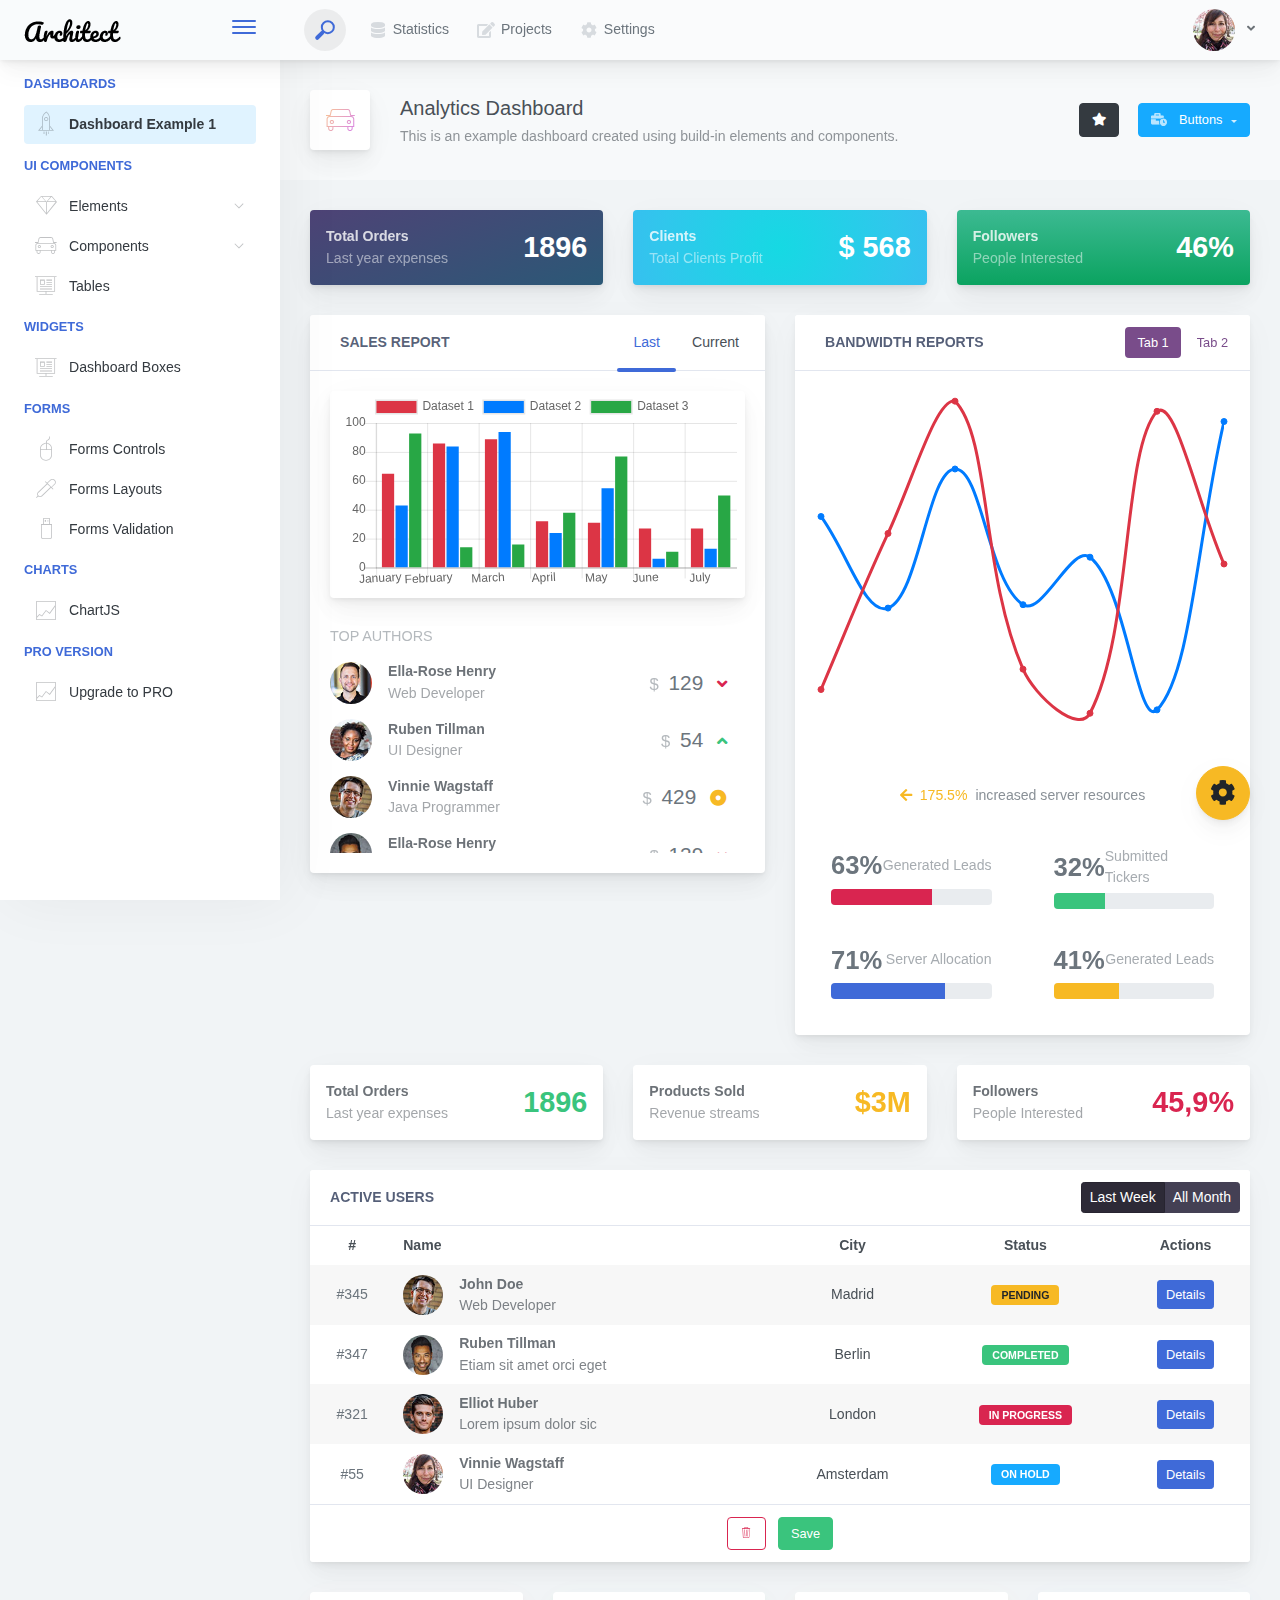
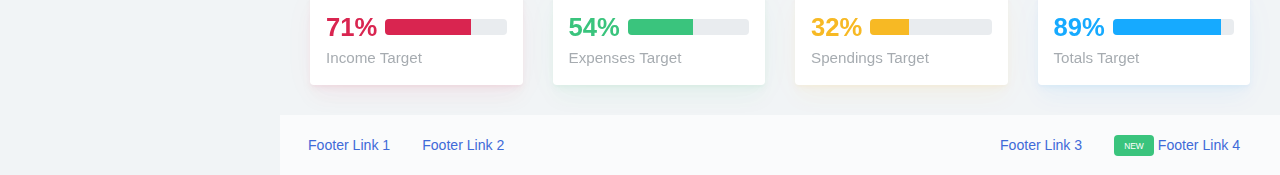
<file: view/templates/architectui-html-free/index.html>
<!doctype html>
<html lang="en">

<head>
    <meta charset="utf-8">
    <meta http-equiv="X-UA-Compatible" content="IE=edge">
    <meta http-equiv="Content-Language" content="en">
    <meta http-equiv="Content-Type" content="text/html; charset=utf-8"/>
    <title>Analytics Dashboard - This is an example dashboard created using build-in elements and components.</title>
    <meta name="viewport" content="width=device-width, initial-scale=1, maximum-scale=1, user-scalable=no, shrink-to-fit=no" />
    <meta name="description" content="This is an example dashboard created using build-in elements and components.">
    <meta name="msapplication-tap-highlight" content="no">
    <!--
    =========================================================
    * ArchitectUI HTML Theme Dashboard - v1.0.0
    =========================================================
    * Product Page: https://dashboardpack.com
    * Copyright 2019 DashboardPack (https://dashboardpack.com)
    * Licensed under MIT (https://github.com/DashboardPack/architectui-html-theme-free/blob/master/LICENSE)
    =========================================================
    * The above copyright notice and this permission notice shall be included in all copies or substantial portions of the Software.
    -->
<link href="./main.css" rel="stylesheet"></head>
<body>
    <div class="app-container app-theme-white body-tabs-shadow fixed-sidebar fixed-header">
        <div class="app-header header-shadow">
            <div class="app-header__logo">
                <div class="logo-src"></div>
                <div class="header__pane ml-auto">
                    <div>
                        <button type="button" class="hamburger close-sidebar-btn hamburger--elastic" data-class="closed-sidebar">
                            <span class="hamburger-box">
                                <span class="hamburger-inner"></span>
                            </span>
                        </button>
                    </div>
                </div>
            </div>
            <div class="app-header__mobile-menu">
                <div>
                    <button type="button" class="hamburger hamburger--elastic mobile-toggle-nav">
                        <span class="hamburger-box">
                            <span class="hamburger-inner"></span>
                        </span>
                    </button>
                </div>
            </div>
            <div class="app-header__menu">
                <span>
                    <button type="button" class="btn-icon btn-icon-only btn btn-primary btn-sm mobile-toggle-header-nav">
                        <span class="btn-icon-wrapper">
                            <i class="fa fa-ellipsis-v fa-w-6"></i>
                        </span>
                    </button>
                </span>
            </div>    <div class="app-header__content">
                <div class="app-header-left">
                    <div class="search-wrapper">
                        <div class="input-holder">
                            <input type="text" class="search-input" placeholder="Type to search">
                            <button class="search-icon"><span></span></button>
                        </div>
                        <button class="close"></button>
                    </div>
                    <ul class="header-menu nav">
                        <li class="nav-item">
                            <a href="javascript:void(0);" class="nav-link">
                                <i class="nav-link-icon fa fa-database"> </i>
                                Statistics
                            </a>
                        </li>
                        <li class="btn-group nav-item">
                            <a href="javascript:void(0);" class="nav-link">
                                <i class="nav-link-icon fa fa-edit"></i>
                                Projects
                            </a>
                        </li>
                        <li class="dropdown nav-item">
                            <a href="javascript:void(0);" class="nav-link">
                                <i class="nav-link-icon fa fa-cog"></i>
                                Settings
                            </a>
                        </li>
                    </ul>        </div>
                <div class="app-header-right">
                    <div class="header-btn-lg pr-0">
                        <div class="widget-content p-0">
                            <div class="widget-content-wrapper">
                                <div class="widget-content-left">
                                    <div class="btn-group">
                                        <a data-toggle="dropdown" aria-haspopup="true" aria-expanded="false" class="p-0 btn">
                                            <img width="42" class="rounded-circle" src="assets/images/avatars/1.jpg" alt="">
                                            <i class="fa fa-angle-down ml-2 opacity-8"></i>
                                        </a>
                                        <div tabindex="-1" role="menu" aria-hidden="true" class="dropdown-menu dropdown-menu-right">
                                            <button type="button" tabindex="0" class="dropdown-item">User Account</button>
                                            <button type="button" tabindex="0" class="dropdown-item">Settings</button>
                                            <h6 tabindex="-1" class="dropdown-header">Header</h6>
                                            <button type="button" tabindex="0" class="dropdown-item">Actions</button>
                                            <div tabindex="-1" class="dropdown-divider"></div>
                                            <button type="button" tabindex="0" class="dropdown-item">Dividers</button>
                                        </div>
                                    </div>
                                </div>
                                <div class="widget-content-left  ml-3 header-user-info">
                                    <div class="widget-heading">
                                        Alina Mclourd
                                    </div>
                                    <div class="widget-subheading">
                                        VP People Manager
                                    </div>
                                </div>
                                <div class="widget-content-right header-user-info ml-3">
                                    <button type="button" class="btn-shadow p-1 btn btn-primary btn-sm show-toastr-example">
                                        <i class="fa text-white fa-calendar pr-1 pl-1"></i>
                                    </button>
                                </div>
                            </div>
                        </div>
                    </div>        </div>
            </div>
        </div>        <div class="ui-theme-settings">
            <button type="button" id="TooltipDemo" class="btn-open-options btn btn-warning">
                <i class="fa fa-cog fa-w-16 fa-spin fa-2x"></i>
            </button>
            <div class="theme-settings__inner">
                <div class="scrollbar-container">
                    <div class="theme-settings__options-wrapper">
                        <h3 class="themeoptions-heading">Layout Options
                        </h3>
                        <div class="p-3">
                            <ul class="list-group">
                                <li class="list-group-item">
                                    <div class="widget-content p-0">
                                        <div class="widget-content-wrapper">
                                            <div class="widget-content-left mr-3">
                                                <div class="switch has-switch switch-container-class" data-class="fixed-header">
                                                    <div class="switch-animate switch-on">
                                                        <input type="checkbox" checked data-toggle="toggle" data-onstyle="success">
                                                    </div>
                                                </div>
                                            </div>
                                            <div class="widget-content-left">
                                                <div class="widget-heading">Fixed Header
                                                </div>
                                                <div class="widget-subheading">Makes the header top fixed, always visible!
                                                </div>
                                            </div>
                                        </div>
                                    </div>
                                </li>
                                <li class="list-group-item">
                                    <div class="widget-content p-0">
                                        <div class="widget-content-wrapper">
                                            <div class="widget-content-left mr-3">
                                                <div class="switch has-switch switch-container-class" data-class="fixed-sidebar">
                                                    <div class="switch-animate switch-on">
                                                        <input type="checkbox" checked data-toggle="toggle" data-onstyle="success">
                                                    </div>
                                                </div>
                                            </div>
                                            <div class="widget-content-left">
                                                <div class="widget-heading">Fixed Sidebar
                                                </div>
                                                <div class="widget-subheading">Makes the sidebar left fixed, always visible!
                                                </div>
                                            </div>
                                        </div>
                                    </div>
                                </li>
                                <li class="list-group-item">
                                    <div class="widget-content p-0">
                                        <div class="widget-content-wrapper">
                                            <div class="widget-content-left mr-3">
                                                <div class="switch has-switch switch-container-class" data-class="fixed-footer">
                                                    <div class="switch-animate switch-off">
                                                        <input type="checkbox" data-toggle="toggle" data-onstyle="success">
                                                    </div>
                                                </div>
                                            </div>
                                            <div class="widget-content-left">
                                                <div class="widget-heading">Fixed Footer
                                                </div>
                                                <div class="widget-subheading">Makes the app footer bottom fixed, always visible!
                                                </div>
                                            </div>
                                        </div>
                                    </div>
                                </li>
                            </ul>
                        </div>
                        <h3 class="themeoptions-heading">
                            <div>
                                Header Options
                            </div>
                            <button type="button" class="btn-pill btn-shadow btn-wide ml-auto btn btn-focus btn-sm switch-header-cs-class" data-class="">
                                Restore Default
                            </button>
                        </h3>
                        <div class="p-3">
                            <ul class="list-group">
                                <li class="list-group-item">
                                    <h5 class="pb-2">Choose Color Scheme
                                    </h5>
                                    <div class="theme-settings-swatches">
                                        <div class="swatch-holder bg-primary switch-header-cs-class" data-class="bg-primary header-text-light">
                                        </div>
                                        <div class="swatch-holder bg-secondary switch-header-cs-class" data-class="bg-secondary header-text-light">
                                        </div>
                                        <div class="swatch-holder bg-success switch-header-cs-class" data-class="bg-success header-text-dark">
                                        </div>
                                        <div class="swatch-holder bg-info switch-header-cs-class" data-class="bg-info header-text-dark">
                                        </div>
                                        <div class="swatch-holder bg-warning switch-header-cs-class" data-class="bg-warning header-text-dark">
                                        </div>
                                        <div class="swatch-holder bg-danger switch-header-cs-class" data-class="bg-danger header-text-light">
                                        </div>
                                        <div class="swatch-holder bg-light switch-header-cs-class" data-class="bg-light header-text-dark">
                                        </div>
                                        <div class="swatch-holder bg-dark switch-header-cs-class" data-class="bg-dark header-text-light">
                                        </div>
                                        <div class="swatch-holder bg-focus switch-header-cs-class" data-class="bg-focus header-text-light">
                                        </div>
                                        <div class="swatch-holder bg-alternate switch-header-cs-class" data-class="bg-alternate header-text-light">
                                        </div>
                                        <div class="divider">
                                        </div>
                                        <div class="swatch-holder bg-vicious-stance switch-header-cs-class" data-class="bg-vicious-stance header-text-light">
                                        </div>
                                        <div class="swatch-holder bg-midnight-bloom switch-header-cs-class" data-class="bg-midnight-bloom header-text-light">
                                        </div>
                                        <div class="swatch-holder bg-night-sky switch-header-cs-class" data-class="bg-night-sky header-text-light">
                                        </div>
                                        <div class="swatch-holder bg-slick-carbon switch-header-cs-class" data-class="bg-slick-carbon header-text-light">
                                        </div>
                                        <div class="swatch-holder bg-asteroid switch-header-cs-class" data-class="bg-asteroid header-text-light">
                                        </div>
                                        <div class="swatch-holder bg-royal switch-header-cs-class" data-class="bg-royal header-text-light">
                                        </div>
                                        <div class="swatch-holder bg-warm-flame switch-header-cs-class" data-class="bg-warm-flame header-text-dark">
                                        </div>
                                        <div class="swatch-holder bg-night-fade switch-header-cs-class" data-class="bg-night-fade header-text-dark">
                                        </div>
                                        <div class="swatch-holder bg-sunny-morning switch-header-cs-class" data-class="bg-sunny-morning header-text-dark">
                                        </div>
                                        <div class="swatch-holder bg-tempting-azure switch-header-cs-class" data-class="bg-tempting-azure header-text-dark">
                                        </div>
                                        <div class="swatch-holder bg-amy-crisp switch-header-cs-class" data-class="bg-amy-crisp header-text-dark">
                                        </div>
                                        <div class="swatch-holder bg-heavy-rain switch-header-cs-class" data-class="bg-heavy-rain header-text-dark">
                                        </div>
                                        <div class="swatch-holder bg-mean-fruit switch-header-cs-class" data-class="bg-mean-fruit header-text-dark">
                                        </div>
                                        <div class="swatch-holder bg-malibu-beach switch-header-cs-class" data-class="bg-malibu-beach header-text-light">
                                        </div>
                                        <div class="swatch-holder bg-deep-blue switch-header-cs-class" data-class="bg-deep-blue header-text-dark">
                                        </div>
                                        <div class="swatch-holder bg-ripe-malin switch-header-cs-class" data-class="bg-ripe-malin header-text-light">
                                        </div>
                                        <div class="swatch-holder bg-arielle-smile switch-header-cs-class" data-class="bg-arielle-smile header-text-light">
                                        </div>
                                        <div class="swatch-holder bg-plum-plate switch-header-cs-class" data-class="bg-plum-plate header-text-light">
                                        </div>
                                        <div class="swatch-holder bg-happy-fisher switch-header-cs-class" data-class="bg-happy-fisher header-text-dark">
                                        </div>
                                        <div class="swatch-holder bg-happy-itmeo switch-header-cs-class" data-class="bg-happy-itmeo header-text-light">
                                        </div>
                                        <div class="swatch-holder bg-mixed-hopes switch-header-cs-class" data-class="bg-mixed-hopes header-text-light">
                                        </div>
                                        <div class="swatch-holder bg-strong-bliss switch-header-cs-class" data-class="bg-strong-bliss header-text-light">
                                        </div>
                                        <div class="swatch-holder bg-grow-early switch-header-cs-class" data-class="bg-grow-early header-text-light">
                                        </div>
                                        <div class="swatch-holder bg-love-kiss switch-header-cs-class" data-class="bg-love-kiss header-text-light">
                                        </div>
                                        <div class="swatch-holder bg-premium-dark switch-header-cs-class" data-class="bg-premium-dark header-text-light">
                                        </div>
                                        <div class="swatch-holder bg-happy-green switch-header-cs-class" data-class="bg-happy-green header-text-light">
                                        </div>
                                    </div>
                                </li>
                            </ul>
                        </div>
                        <h3 class="themeoptions-heading">
                            <div>Sidebar Options</div>
                            <button type="button" class="btn-pill btn-shadow btn-wide ml-auto btn btn-focus btn-sm switch-sidebar-cs-class" data-class="">
                                Restore Default
                            </button>
                        </h3>
                        <div class="p-3">
                            <ul class="list-group">
                                <li class="list-group-item">
                                    <h5 class="pb-2">Choose Color Scheme
                                    </h5>
                                    <div class="theme-settings-swatches">
                                        <div class="swatch-holder bg-primary switch-sidebar-cs-class" data-class="bg-primary sidebar-text-light">
                                        </div>
                                        <div class="swatch-holder bg-secondary switch-sidebar-cs-class" data-class="bg-secondary sidebar-text-light">
                                        </div>
                                        <div class="swatch-holder bg-success switch-sidebar-cs-class" data-class="bg-success sidebar-text-dark">
                                        </div>
                                        <div class="swatch-holder bg-info switch-sidebar-cs-class" data-class="bg-info sidebar-text-dark">
                                        </div>
                                        <div class="swatch-holder bg-warning switch-sidebar-cs-class" data-class="bg-warning sidebar-text-dark">
                                        </div>
                                        <div class="swatch-holder bg-danger switch-sidebar-cs-class" data-class="bg-danger sidebar-text-light">
                                        </div>
                                        <div class="swatch-holder bg-light switch-sidebar-cs-class" data-class="bg-light sidebar-text-dark">
                                        </div>
                                        <div class="swatch-holder bg-dark switch-sidebar-cs-class" data-class="bg-dark sidebar-text-light">
                                        </div>
                                        <div class="swatch-holder bg-focus switch-sidebar-cs-class" data-class="bg-focus sidebar-text-light">
                                        </div>
                                        <div class="swatch-holder bg-alternate switch-sidebar-cs-class" data-class="bg-alternate sidebar-text-light">
                                        </div>
                                        <div class="divider">
                                        </div>
                                        <div class="swatch-holder bg-vicious-stance switch-sidebar-cs-class" data-class="bg-vicious-stance sidebar-text-light">
                                        </div>
                                        <div class="swatch-holder bg-midnight-bloom switch-sidebar-cs-class" data-class="bg-midnight-bloom sidebar-text-light">
                                        </div>
                                        <div class="swatch-holder bg-night-sky switch-sidebar-cs-class" data-class="bg-night-sky sidebar-text-light">
                                        </div>
                                        <div class="swatch-holder bg-slick-carbon switch-sidebar-cs-class" data-class="bg-slick-carbon sidebar-text-light">
                                        </div>
                                        <div class="swatch-holder bg-asteroid switch-sidebar-cs-class" data-class="bg-asteroid sidebar-text-light">
                                        </div>
                                        <div class="swatch-holder bg-royal switch-sidebar-cs-class" data-class="bg-royal sidebar-text-light">
                                        </div>
                                        <div class="swatch-holder bg-warm-flame switch-sidebar-cs-class" data-class="bg-warm-flame sidebar-text-dark">
                                        </div>
                                        <div class="swatch-holder bg-night-fade switch-sidebar-cs-class" data-class="bg-night-fade sidebar-text-dark">
                                        </div>
                                        <div class="swatch-holder bg-sunny-morning switch-sidebar-cs-class" data-class="bg-sunny-morning sidebar-text-dark">
                                        </div>
                                        <div class="swatch-holder bg-tempting-azure switch-sidebar-cs-class" data-class="bg-tempting-azure sidebar-text-dark">
                                        </div>
                                        <div class="swatch-holder bg-amy-crisp switch-sidebar-cs-class" data-class="bg-amy-crisp sidebar-text-dark">
                                        </div>
                                        <div class="swatch-holder bg-heavy-rain switch-sidebar-cs-class" data-class="bg-heavy-rain sidebar-text-dark">
                                        </div>
                                        <div class="swatch-holder bg-mean-fruit switch-sidebar-cs-class" data-class="bg-mean-fruit sidebar-text-dark">
                                        </div>
                                        <div class="swatch-holder bg-malibu-beach switch-sidebar-cs-class" data-class="bg-malibu-beach sidebar-text-light">
                                        </div>
                                        <div class="swatch-holder bg-deep-blue switch-sidebar-cs-class" data-class="bg-deep-blue sidebar-text-dark">
                                        </div>
                                        <div class="swatch-holder bg-ripe-malin switch-sidebar-cs-class" data-class="bg-ripe-malin sidebar-text-light">
                                        </div>
                                        <div class="swatch-holder bg-arielle-smile switch-sidebar-cs-class" data-class="bg-arielle-smile sidebar-text-light">
                                        </div>
                                        <div class="swatch-holder bg-plum-plate switch-sidebar-cs-class" data-class="bg-plum-plate sidebar-text-light">
                                        </div>
                                        <div class="swatch-holder bg-happy-fisher switch-sidebar-cs-class" data-class="bg-happy-fisher sidebar-text-dark">
                                        </div>
                                        <div class="swatch-holder bg-happy-itmeo switch-sidebar-cs-class" data-class="bg-happy-itmeo sidebar-text-light">
                                        </div>
                                        <div class="swatch-holder bg-mixed-hopes switch-sidebar-cs-class" data-class="bg-mixed-hopes sidebar-text-light">
                                        </div>
                                        <div class="swatch-holder bg-strong-bliss switch-sidebar-cs-class" data-class="bg-strong-bliss sidebar-text-light">
                                        </div>
                                        <div class="swatch-holder bg-grow-early switch-sidebar-cs-class" data-class="bg-grow-early sidebar-text-light">
                                        </div>
                                        <div class="swatch-holder bg-love-kiss switch-sidebar-cs-class" data-class="bg-love-kiss sidebar-text-light">
                                        </div>
                                        <div class="swatch-holder bg-premium-dark switch-sidebar-cs-class" data-class="bg-premium-dark sidebar-text-light">
                                        </div>
                                        <div class="swatch-holder bg-happy-green switch-sidebar-cs-class" data-class="bg-happy-green sidebar-text-light">
                                        </div>
                                    </div>
                                </li>
                            </ul>
                        </div>
                        <h3 class="themeoptions-heading">
                            <div>Main Content Options</div>
                            <button type="button" class="btn-pill btn-shadow btn-wide ml-auto active btn btn-focus btn-sm">Restore Default
                            </button>
                        </h3>
                        <div class="p-3">
                            <ul class="list-group">
                                <li class="list-group-item">
                                    <h5 class="pb-2">Page Section Tabs
                                    </h5>
                                    <div class="theme-settings-swatches">
                                        <div role="group" class="mt-2 btn-group">
                                            <button type="button" class="btn-wide btn-shadow btn-primary btn btn-secondary switch-theme-class" data-class="body-tabs-line">
                                                Line
                                            </button>
                                            <button type="button" class="btn-wide btn-shadow btn-primary active btn btn-secondary switch-theme-class" data-class="body-tabs-shadow">
                                                Shadow
                                            </button>
                                        </div>
                                    </div>
                                </li>
                            </ul>
                        </div>
                    </div>
                </div>
            </div>
        </div>        <div class="app-main">
                <div class="app-sidebar sidebar-shadow">
                    <div class="app-header__logo">
                        <div class="logo-src"></div>
                        <div class="header__pane ml-auto">
                            <div>
                                <button type="button" class="hamburger close-sidebar-btn hamburger--elastic" data-class="closed-sidebar">
                                    <span class="hamburger-box">
                                        <span class="hamburger-inner"></span>
                                    </span>
                                </button>
                            </div>
                        </div>
                    </div>
                    <div class="app-header__mobile-menu">
                        <div>
                            <button type="button" class="hamburger hamburger--elastic mobile-toggle-nav">
                                <span class="hamburger-box">
                                    <span class="hamburger-inner"></span>
                                </span>
                            </button>
                        </div>
                    </div>
                    <div class="app-header__menu">
                        <span>
                            <button type="button" class="btn-icon btn-icon-only btn btn-primary btn-sm mobile-toggle-header-nav">
                                <span class="btn-icon-wrapper">
                                    <i class="fa fa-ellipsis-v fa-w-6"></i>
                                </span>
                            </button>
                        </span>
                    </div>    <div class="scrollbar-sidebar">
                        <div class="app-sidebar__inner">
                            <ul class="vertical-nav-menu">
                                <li class="app-sidebar__heading">Dashboards</li>
                                <li>
                                    <a href="index.html" class="mm-active">
                                        <i class="metismenu-icon pe-7s-rocket"></i>
                                        Dashboard Example 1
                                    </a>
                                </li>
                                <li class="app-sidebar__heading">UI Components</li>
                                <li
                                    
                                    
                                    
                                    
                                    
                                    
                                    
                                    
                                >
                                    <a href="#">
                                        <i class="metismenu-icon pe-7s-diamond"></i>
                                        Elements
                                        <i class="metismenu-state-icon pe-7s-angle-down caret-left"></i>
                                    </a>
                                    <ul
                                        
                                        
                                        
                                        
                                        
                                        
                                        
                                        
                                    >
                                        <li>
                                            <a href="elements-buttons-standard.html">
                                                <i class="metismenu-icon"></i>
                                                Buttons
                                            </a>
                                        </li>
                                        <li>
                                            <a href="elements-dropdowns.html">
                                                <i class="metismenu-icon">
                                                </i>Dropdowns
                                            </a>
                                        </li>
                                        <li>
                                            <a href="elements-icons.html">
                                                <i class="metismenu-icon">
                                                </i>Icons
                                            </a>
                                        </li>
                                        <li>
                                            <a href="elements-badges-labels.html">
                                                <i class="metismenu-icon">
                                                </i>Badges
                                            </a>
                                        </li>
                                        <li>
                                            <a href="elements-cards.html">
                                                <i class="metismenu-icon">
                                                </i>Cards
                                            </a>
                                        </li>
                                        <li>
                                            <a href="elements-list-group.html">
                                                <i class="metismenu-icon">
                                                </i>List Groups
                                            </a>
                                        </li>
                                        <li>
                                            <a href="elements-navigation.html">
                                                <i class="metismenu-icon">
                                                </i>Navigation Menus
                                            </a>
                                        </li>
                                        <li>
                                            <a href="elements-utilities.html">
                                                <i class="metismenu-icon">
                                                </i>Utilities
                                            </a>
                                        </li>
                                    </ul>
                                </li>
                                <li
                                    
                                    
                                    
                                    
                                    
                                    
                                    
                                    
                                    
                                    
                                    
                                >
                                    <a href="#">
                                        <i class="metismenu-icon pe-7s-car"></i>
                                        Components
                                        <i class="metismenu-state-icon pe-7s-angle-down caret-left"></i>
                                    </a>
                                    <ul
                                        
                                        
                                        
                                        
                                        
                                        
                                        
                                        
                                        
                                        
                                        
                                    >
                                        <li>
                                            <a href="components-tabs.html">
                                                <i class="metismenu-icon">
                                                </i>Tabs
                                            </a>
                                        </li>
                                        <li>
                                            <a href="components-accordions.html">
                                                <i class="metismenu-icon">
                                                </i>Accordions
                                            </a>
                                        </li>
                                        <li>
                                            <a href="components-notifications.html">
                                                <i class="metismenu-icon">
                                                </i>Notifications
                                            </a>
                                        </li>
                                        <li>
                                            <a href="components-modals.html">
                                                <i class="metismenu-icon">
                                                </i>Modals
                                            </a>
                                        </li>
                                        <li>
                                            <a href="components-progress-bar.html">
                                                <i class="metismenu-icon">
                                                </i>Progress Bar
                                            </a>
                                        </li>
                                        <li>
                                            <a href="components-tooltips-popovers.html">
                                                <i class="metismenu-icon">
                                                </i>Tooltips &amp; Popovers
                                            </a>
                                        </li>
                                        <li>
                                            <a href="components-carousel.html">
                                                <i class="metismenu-icon">
                                                </i>Carousel
                                            </a>
                                        </li>
                                        <li>
                                            <a href="components-calendar.html">
                                                <i class="metismenu-icon">
                                                </i>Calendar
                                            </a>
                                        </li>
                                        <li>
                                            <a href="components-pagination.html">
                                                <i class="metismenu-icon">
                                                </i>Pagination
                                            </a>
                                        </li>
                                        <li>
                                            <a href="components-scrollable-elements.html">
                                                <i class="metismenu-icon">
                                                </i>Scrollable
                                            </a>
                                        </li>
                                        <li>
                                            <a href="components-maps.html">
                                                <i class="metismenu-icon">
                                                </i>Maps
                                            </a>
                                        </li>
                                    </ul>
                                </li>
                                <li  >
                                    <a href="tables-regular.html">
                                        <i class="metismenu-icon pe-7s-display2"></i>
                                        Tables
                                    </a>
                                </li>
                                <li class="app-sidebar__heading">Widgets</li>
                                <li>
                                    <a href="dashboard-boxes.html">
                                        <i class="metismenu-icon pe-7s-display2"></i>
                                        Dashboard Boxes
                                    </a>
                                </li>
                                <li class="app-sidebar__heading">Forms</li>
                                <li>
                                    <a href="forms-controls.html">
                                        <i class="metismenu-icon pe-7s-mouse">
                                        </i>Forms Controls
                                    </a>
                                </li>
                                <li>
                                    <a href="forms-layouts.html">
                                        <i class="metismenu-icon pe-7s-eyedropper">
                                        </i>Forms Layouts
                                    </a>
                                </li>
                                <li>
                                    <a href="forms-validation.html">
                                        <i class="metismenu-icon pe-7s-pendrive">
                                        </i>Forms Validation
                                    </a>
                                </li>
                                <li class="app-sidebar__heading">Charts</li>
                                <li>
                                    <a href="charts-chartjs.html">
                                        <i class="metismenu-icon pe-7s-graph2">
                                        </i>ChartJS
                                    </a>
                                </li>
                                <li class="app-sidebar__heading">PRO Version</li>
                                <li>
                                    <a href="https://dashboardpack.com/theme-details/architectui-dashboard-html-pro/" target="_blank">
                                        <i class="metismenu-icon pe-7s-graph2">
                                        </i>
                                        Upgrade to PRO
                                    </a>
                                </li>
                            </ul>
                        </div>
                    </div>
                </div>    <div class="app-main__outer">
                    <div class="app-main__inner">
                        <div class="app-page-title">
                            <div class="page-title-wrapper">
                                <div class="page-title-heading">
                                    <div class="page-title-icon">
                                        <i class="pe-7s-car icon-gradient bg-mean-fruit">
                                        </i>
                                    </div>
                                    <div>Analytics Dashboard
                                        <div class="page-title-subheading">This is an example dashboard created using build-in elements and components.
                                        </div>
                                    </div>
                                </div>
                                <div class="page-title-actions">
                                    <button type="button" data-toggle="tooltip" title="Example Tooltip" data-placement="bottom" class="btn-shadow mr-3 btn btn-dark">
                                        <i class="fa fa-star"></i>
                                    </button>
                                    <div class="d-inline-block dropdown">
                                        <button type="button" data-toggle="dropdown" aria-haspopup="true" aria-expanded="false" class="btn-shadow dropdown-toggle btn btn-info">
                                            <span class="btn-icon-wrapper pr-2 opacity-7">
                                                <i class="fa fa-business-time fa-w-20"></i>
                                            </span>
                                            Buttons
                                        </button>
                                        <div tabindex="-1" role="menu" aria-hidden="true" class="dropdown-menu dropdown-menu-right">
                                            <ul class="nav flex-column">
                                                <li class="nav-item">
                                                    <a href="javascript:void(0);" class="nav-link">
                                                        <i class="nav-link-icon lnr-inbox"></i>
                                                        <span>
                                                            Inbox
                                                        </span>
                                                        <div class="ml-auto badge badge-pill badge-secondary">86</div>
                                                    </a>
                                                </li>
                                                <li class="nav-item">
                                                    <a href="javascript:void(0);" class="nav-link">
                                                        <i class="nav-link-icon lnr-book"></i>
                                                        <span>
                                                            Book
                                                        </span>
                                                        <div class="ml-auto badge badge-pill badge-danger">5</div>
                                                    </a>
                                                </li>
                                                <li class="nav-item">
                                                    <a href="javascript:void(0);" class="nav-link">
                                                        <i class="nav-link-icon lnr-picture"></i>
                                                        <span>
                                                            Picture
                                                        </span>
                                                    </a>
                                                </li>
                                                <li class="nav-item">
                                                    <a disabled href="javascript:void(0);" class="nav-link disabled">
                                                        <i class="nav-link-icon lnr-file-empty"></i>
                                                        <span>
                                                            File Disabled
                                                        </span>
                                                    </a>
                                                </li>
                                            </ul>
                                        </div>
                                    </div>
                                </div>    </div>
                        </div>            <div class="row">
                            <div class="col-md-6 col-xl-4">
                                <div class="card mb-3 widget-content bg-midnight-bloom">
                                    <div class="widget-content-wrapper text-white">
                                        <div class="widget-content-left">
                                            <div class="widget-heading">Total Orders</div>
                                            <div class="widget-subheading">Last year expenses</div>
                                        </div>
                                        <div class="widget-content-right">
                                            <div class="widget-numbers text-white"><span>1896</span></div>
                                        </div>
                                    </div>
                                </div>
                            </div>
                            <div class="col-md-6 col-xl-4">
                                <div class="card mb-3 widget-content bg-arielle-smile">
                                    <div class="widget-content-wrapper text-white">
                                        <div class="widget-content-left">
                                            <div class="widget-heading">Clients</div>
                                            <div class="widget-subheading">Total Clients Profit</div>
                                        </div>
                                        <div class="widget-content-right">
                                            <div class="widget-numbers text-white"><span>$ 568</span></div>
                                        </div>
                                    </div>
                                </div>
                            </div>
                            <div class="col-md-6 col-xl-4">
                                <div class="card mb-3 widget-content bg-grow-early">
                                    <div class="widget-content-wrapper text-white">
                                        <div class="widget-content-left">
                                            <div class="widget-heading">Followers</div>
                                            <div class="widget-subheading">People Interested</div>
                                        </div>
                                        <div class="widget-content-right">
                                            <div class="widget-numbers text-white"><span>46%</span></div>
                                        </div>
                                    </div>
                                </div>
                            </div>
                            <div class="d-xl-none d-lg-block col-md-6 col-xl-4">
                                <div class="card mb-3 widget-content bg-premium-dark">
                                    <div class="widget-content-wrapper text-white">
                                        <div class="widget-content-left">
                                            <div class="widget-heading">Products Sold</div>
                                            <div class="widget-subheading">Revenue streams</div>
                                        </div>
                                        <div class="widget-content-right">
                                            <div class="widget-numbers text-warning"><span>$14M</span></div>
                                        </div>
                                    </div>
                                </div>
                            </div>
                        </div>
                        <div class="row">
                            <div class="col-md-12 col-lg-6">
                                <div class="mb-3 card">
                                    <div class="card-header-tab card-header-tab-animation card-header">
                                        <div class="card-header-title">
                                            <i class="header-icon lnr-apartment icon-gradient bg-love-kiss"> </i>
                                            Sales Report
                                        </div>
                                        <ul class="nav">
                                            <li class="nav-item"><a href="javascript:void(0);" class="active nav-link">Last</a></li>
                                            <li class="nav-item"><a href="javascript:void(0);" class="nav-link second-tab-toggle">Current</a></li>
                                        </ul>
                                    </div>
                                    <div class="card-body">
                                        <div class="tab-content">
                                            <div class="tab-pane fade show active" id="tabs-eg-77">
                                                <div class="card mb-3 widget-chart widget-chart2 text-left w-100">
                                                    <div class="widget-chat-wrapper-outer">
                                                        <div class="widget-chart-wrapper widget-chart-wrapper-lg opacity-10 m-0">
                                                            <canvas id="canvas"></canvas>
                                                        </div>
                                                    </div>
                                                </div>
                                                <h6 class="text-muted text-uppercase font-size-md opacity-5 font-weight-normal">Top Authors</h6>
                                                <div class="scroll-area-sm">
                                                    <div class="scrollbar-container">
                                                        <ul class="rm-list-borders rm-list-borders-scroll list-group list-group-flush">
                                                            <li class="list-group-item">
                                                                <div class="widget-content p-0">
                                                                    <div class="widget-content-wrapper">
                                                                        <div class="widget-content-left mr-3">
                                                                            <img width="42" class="rounded-circle" src="assets/images/avatars/9.jpg" alt="">
                                                                        </div>
                                                                        <div class="widget-content-left">
                                                                            <div class="widget-heading">Ella-Rose Henry</div>
                                                                            <div class="widget-subheading">Web Developer</div>
                                                                        </div>
                                                                        <div class="widget-content-right">
                                                                            <div class="font-size-xlg text-muted">
                                                                                <small class="opacity-5 pr-1">$</small>
                                                                                <span>129</span>
                                                                                <small class="text-danger pl-2">
                                                                                    <i class="fa fa-angle-down"></i>
                                                                                </small>
                                                                            </div>
                                                                        </div>
                                                                    </div>
                                                                </div>
                                                            </li>
                                                            <li class="list-group-item">
                                                                <div class="widget-content p-0">
                                                                    <div class="widget-content-wrapper">
                                                                        <div class="widget-content-left mr-3">
                                                                            <img width="42" class="rounded-circle" src="assets/images/avatars/5.jpg" alt="">
                                                                        </div>
                                                                        <div class="widget-content-left">
                                                                            <div class="widget-heading">Ruben Tillman</div>
                                                                            <div class="widget-subheading">UI Designer</div>
                                                                        </div>
                                                                        <div class="widget-content-right">
                                                                            <div class="font-size-xlg text-muted">
                                                                                <small class="opacity-5 pr-1">$</small>
                                                                                <span>54</span>
                                                                                <small class="text-success pl-2">
                                                                                    <i class="fa fa-angle-up"></i>
                                                                                </small>
                                                                            </div>
                                                                        </div>
                                                                    </div>
                                                                </div>
                                                            </li>
                                                            <li class="list-group-item">
                                                                <div class="widget-content p-0">
                                                                    <div class="widget-content-wrapper">
                                                                        <div class="widget-content-left mr-3">
                                                                            <img width="42" class="rounded-circle" src="assets/images/avatars/4.jpg" alt="">
                                                                        </div>
                                                                        <div class="widget-content-left">
                                                                            <div class="widget-heading">Vinnie Wagstaff</div>
                                                                            <div class="widget-subheading">Java Programmer</div>
                                                                        </div>
                                                                        <div class="widget-content-right">
                                                                            <div class="font-size-xlg text-muted">
                                                                                <small class="opacity-5 pr-1">$</small>
                                                                                <span>429</span>
                                                                                <small class="text-warning pl-2">
                                                                                    <i class="fa fa-dot-circle"></i>
                                                                                </small>
                                                                            </div>
                                                                        </div>
                                                                    </div>
                                                                </div>
                                                            </li>
                                                            <li class="list-group-item">
                                                                <div class="widget-content p-0">
                                                                    <div class="widget-content-wrapper">
                                                                        <div class="widget-content-left mr-3">
                                                                            <img width="42" class="rounded-circle" src="assets/images/avatars/3.jpg" alt="">
                                                                        </div>
                                                                        <div class="widget-content-left">
                                                                            <div class="widget-heading">Ella-Rose Henry</div>
                                                                            <div class="widget-subheading">Web Developer</div>
                                                                        </div>
                                                                        <div class="widget-content-right">
                                                                            <div class="font-size-xlg text-muted">
                                                                                <small class="opacity-5 pr-1">$</small>
                                                                                <span>129</span>
                                                                                <small class="text-danger pl-2">
                                                                                    <i class="fa fa-angle-down"></i>
                                                                                </small>
                                                                            </div>
                                                                        </div>
                                                                    </div>
                                                                </div>
                                                            </li>
                                                            <li class="list-group-item">
                                                                <div class="widget-content p-0">
                                                                    <div class="widget-content-wrapper">
                                                                        <div class="widget-content-left mr-3">
                                                                            <img width="42" class="rounded-circle" src="assets/images/avatars/2.jpg" alt="">
                                                                        </div>
                                                                        <div class="widget-content-left">
                                                                            <div class="widget-heading">Ruben Tillman</div>
                                                                            <div class="widget-subheading">UI Designer</div>
                                                                        </div>
                                                                        <div class="widget-content-right">
                                                                            <div class="font-size-xlg text-muted">
                                                                                <small class="opacity-5 pr-1">$</small>
                                                                                <span>54</span>
                                                                                <small class="text-success pl-2">
                                                                                    <i class="fa fa-angle-up"></i>
                                                                                </small>
                                                                            </div>
                                                                        </div>
                                                                    </div>
                                                                </div>
                                                            </li>
                                                        </ul>
                                                    </div>
                                                </div>
                                            </div>
                                        </div>
                                    </div>
                                </div>
                            </div>
                            <div class="col-md-12 col-lg-6">
                                <div class="mb-3 card">
                                    <div class="card-header-tab card-header">
                                        <div class="card-header-title">
                                            <i class="header-icon lnr-rocket icon-gradient bg-tempting-azure"> </i>
                                            Bandwidth Reports
                                        </div>
                                        <div class="btn-actions-pane-right">
                                            <div class="nav">
                                                <a href="javascript:void(0);" class="border-0 btn-pill btn-wide btn-transition active btn btn-outline-alternate">Tab 1</a>
                                                <a href="javascript:void(0);" class="ml-1 btn-pill btn-wide border-0 btn-transition  btn btn-outline-alternate second-tab-toggle-alt">Tab 2</a>
                                            </div>
                                        </div>
                                    </div>
                                    <div class="tab-content">
                                        <div class="tab-pane fade active show" id="tab-eg-55">
                                            <div class="widget-chart p-3">
                                                <div style="height: 350px">
                                                    <canvas id="line-chart"></canvas>
                                                </div>
                                                <div class="widget-chart-content text-center mt-5">
                                                    <div class="widget-description mt-0 text-warning">
                                                        <i class="fa fa-arrow-left"></i>
                                                        <span class="pl-1">175.5%</span>
                                                        <span class="text-muted opacity-8 pl-1">increased server resources</span>
                                                    </div>
                                                </div>
                                            </div>
                                            <div class="pt-2 card-body">
                                                <div class="row">
                                                    <div class="col-md-6">
                                                        <div class="widget-content">
                                                            <div class="widget-content-outer">
                                                                <div class="widget-content-wrapper">
                                                                    <div class="widget-content-left">
                                                                        <div class="widget-numbers fsize-3 text-muted">63%</div>
                                                                    </div>
                                                                    <div class="widget-content-right">
                                                                        <div class="text-muted opacity-6">Generated Leads</div>
                                                                    </div>
                                                                </div>
                                                                <div class="widget-progress-wrapper mt-1">
                                                                    <div class="progress-bar-sm progress-bar-animated-alt progress">
                                                                        <div class="progress-bar bg-danger" role="progressbar" aria-valuenow="63" aria-valuemin="0" aria-valuemax="100" style="width: 63%;"></div>
                                                                    </div>
                                                                </div>
                                                            </div>
                                                        </div>
                                                    </div>
                                                    <div class="col-md-6">
                                                        <div class="widget-content">
                                                            <div class="widget-content-outer">
                                                                <div class="widget-content-wrapper">
                                                                    <div class="widget-content-left">
                                                                        <div class="widget-numbers fsize-3 text-muted">32%</div>
                                                                    </div>
                                                                    <div class="widget-content-right">
                                                                        <div class="text-muted opacity-6">Submitted Tickers</div>
                                                                    </div>
                                                                </div>
                                                                <div class="widget-progress-wrapper mt-1">
                                                                    <div class="progress-bar-sm progress-bar-animated-alt progress">
                                                                        <div class="progress-bar bg-success" role="progressbar" aria-valuenow="32" aria-valuemin="0" aria-valuemax="100" style="width: 32%;"></div>
                                                                    </div>
                                                                </div>
                                                            </div>
                                                        </div>
                                                    </div>
                                                    <div class="col-md-6">
                                                        <div class="widget-content">
                                                            <div class="widget-content-outer">
                                                                <div class="widget-content-wrapper">
                                                                    <div class="widget-content-left">
                                                                        <div class="widget-numbers fsize-3 text-muted">71%</div>
                                                                    </div>
                                                                    <div class="widget-content-right">
                                                                        <div class="text-muted opacity-6">Server Allocation</div>
                                                                    </div>
                                                                </div>
                                                                <div class="widget-progress-wrapper mt-1">
                                                                    <div class="progress-bar-sm progress-bar-animated-alt progress">
                                                                        <div class="progress-bar bg-primary" role="progressbar" aria-valuenow="71" aria-valuemin="0" aria-valuemax="100" style="width: 71%;"></div>
                                                                    </div>
                                                                </div>
                                                            </div>
                                                        </div>
                                                    </div>
                                                    <div class="col-md-6">
                                                        <div class="widget-content">
                                                            <div class="widget-content-outer">
                                                                <div class="widget-content-wrapper">
                                                                    <div class="widget-content-left">
                                                                        <div class="widget-numbers fsize-3 text-muted">41%</div>
                                                                    </div>
                                                                    <div class="widget-content-right">
                                                                        <div class="text-muted opacity-6">Generated Leads</div>
                                                                    </div>
                                                                </div>
                                                                <div class="widget-progress-wrapper mt-1">
                                                                    <div class="progress-bar-sm progress-bar-animated-alt progress">
                                                                        <div class="progress-bar bg-warning" role="progressbar" aria-valuenow="41" aria-valuemin="0" aria-valuemax="100" style="width: 41%;"></div>
                                                                    </div>
                                                                </div>
                                                            </div>
                                                        </div>
                                                    </div>
                                                </div>
                                            </div>
                                        </div>
                                    </div>
                                </div>
                            </div>
                        </div>
                        <div class="row">
                            <div class="col-md-6 col-xl-4">
                                <div class="card mb-3 widget-content">
                                    <div class="widget-content-outer">
                                        <div class="widget-content-wrapper">
                                            <div class="widget-content-left">
                                                <div class="widget-heading">Total Orders</div>
                                                <div class="widget-subheading">Last year expenses</div>
                                            </div>
                                            <div class="widget-content-right">
                                                <div class="widget-numbers text-success">1896</div>
                                            </div>
                                        </div>
                                    </div>
                                </div>
                            </div>
                            <div class="col-md-6 col-xl-4">
                                <div class="card mb-3 widget-content">
                                    <div class="widget-content-outer">
                                        <div class="widget-content-wrapper">
                                            <div class="widget-content-left">
                                                <div class="widget-heading">Products Sold</div>
                                                <div class="widget-subheading">Revenue streams</div>
                                            </div>
                                            <div class="widget-content-right">
                                                <div class="widget-numbers text-warning">$3M</div>
                                            </div>
                                        </div>
                                    </div>
                                </div>
                            </div>
                            <div class="col-md-6 col-xl-4">
                                <div class="card mb-3 widget-content">
                                    <div class="widget-content-outer">
                                        <div class="widget-content-wrapper">
                                            <div class="widget-content-left">
                                                <div class="widget-heading">Followers</div>
                                                <div class="widget-subheading">People Interested</div>
                                            </div>
                                            <div class="widget-content-right">
                                                <div class="widget-numbers text-danger">45,9%</div>
                                            </div>
                                        </div>
                                    </div>
                                </div>
                            </div>
                            <div class="d-xl-none d-lg-block col-md-6 col-xl-4">
                                <div class="card mb-3 widget-content">
                                    <div class="widget-content-outer">
                                        <div class="widget-content-wrapper">
                                            <div class="widget-content-left">
                                                <div class="widget-heading">Income</div>
                                                <div class="widget-subheading">Expected totals</div>
                                            </div>
                                            <div class="widget-content-right">
                                                <div class="widget-numbers text-focus">$147</div>
                                            </div>
                                        </div>
                                        <div class="widget-progress-wrapper">
                                            <div class="progress-bar-sm progress-bar-animated-alt progress">
                                                <div class="progress-bar bg-info" role="progressbar" aria-valuenow="54" aria-valuemin="0" aria-valuemax="100" style="width: 54%;"></div>
                                            </div>
                                            <div class="progress-sub-label">
                                                <div class="sub-label-left">Expenses</div>
                                                <div class="sub-label-right">100%</div>
                                            </div>
                                        </div>
                                    </div>
                                </div>
                            </div>
                        </div>
                        <div class="row">
                            <div class="col-md-12">
                                <div class="main-card mb-3 card">
                                    <div class="card-header">Active Users
                                        <div class="btn-actions-pane-right">
                                            <div role="group" class="btn-group-sm btn-group">
                                                <button class="active btn btn-focus">Last Week</button>
                                                <button class="btn btn-focus">All Month</button>
                                            </div>
                                        </div>
                                    </div>
                                    <div class="table-responsive">
                                        <table class="align-middle mb-0 table table-borderless table-striped table-hover">
                                            <thead>
                                            <tr>
                                                <th class="text-center">#</th>
                                                <th>Name</th>
                                                <th class="text-center">City</th>
                                                <th class="text-center">Status</th>
                                                <th class="text-center">Actions</th>
                                            </tr>
                                            </thead>
                                            <tbody>
                                            <tr>
                                                <td class="text-center text-muted">#345</td>
                                                <td>
                                                    <div class="widget-content p-0">
                                                        <div class="widget-content-wrapper">
                                                            <div class="widget-content-left mr-3">
                                                                <div class="widget-content-left">
                                                                    <img width="40" class="rounded-circle" src="assets/images/avatars/4.jpg" alt="">
                                                                </div>
                                                            </div>
                                                            <div class="widget-content-left flex2">
                                                                <div class="widget-heading">John Doe</div>
                                                                <div class="widget-subheading opacity-7">Web Developer</div>
                                                            </div>
                                                        </div>
                                                    </div>
                                                </td>
                                                <td class="text-center">Madrid</td>
                                                <td class="text-center">
                                                    <div class="badge badge-warning">Pending</div>
                                                </td>
                                                <td class="text-center">
                                                    <button type="button" id="PopoverCustomT-1" class="btn btn-primary btn-sm">Details</button>
                                                </td>
                                            </tr>
                                            <tr>
                                                <td class="text-center text-muted">#347</td>
                                                <td>
                                                    <div class="widget-content p-0">
                                                        <div class="widget-content-wrapper">
                                                            <div class="widget-content-left mr-3">
                                                                <div class="widget-content-left">
                                                                    <img width="40" class="rounded-circle" src="assets/images/avatars/3.jpg" alt="">
                                                                </div>
                                                            </div>
                                                            <div class="widget-content-left flex2">
                                                                <div class="widget-heading">Ruben Tillman</div>
                                                                <div class="widget-subheading opacity-7">Etiam sit amet orci eget</div>
                                                            </div>
                                                        </div>
                                                    </div>
                                                </td>
                                                <td class="text-center">Berlin</td>
                                                <td class="text-center">
                                                    <div class="badge badge-success">Completed</div>
                                                </td>
                                                <td class="text-center">
                                                    <button type="button" id="PopoverCustomT-2" class="btn btn-primary btn-sm">Details</button>
                                                </td>
                                            </tr>
                                            <tr>
                                                <td class="text-center text-muted">#321</td>
                                                <td>
                                                    <div class="widget-content p-0">
                                                        <div class="widget-content-wrapper">
                                                            <div class="widget-content-left mr-3">
                                                                <div class="widget-content-left">
                                                                    <img width="40" class="rounded-circle" src="assets/images/avatars/2.jpg" alt="">
                                                                </div>
                                                            </div>
                                                            <div class="widget-content-left flex2">
                                                                <div class="widget-heading">Elliot Huber</div>
                                                                <div class="widget-subheading opacity-7">Lorem ipsum dolor sic</div>
                                                            </div>
                                                        </div>
                                                    </div>
                                                </td>
                                                <td class="text-center">London</td>
                                                <td class="text-center">
                                                    <div class="badge badge-danger">In Progress</div>
                                                </td>
                                                <td class="text-center">
                                                    <button type="button" id="PopoverCustomT-3" class="btn btn-primary btn-sm">Details</button>
                                                </td>
                                            </tr>
                                            <tr>
                                                <td class="text-center text-muted">#55</td>
                                                <td>
                                                    <div class="widget-content p-0">
                                                        <div class="widget-content-wrapper">
                                                            <div class="widget-content-left mr-3">
                                                                <div class="widget-content-left">
                                                                    <img width="40" class="rounded-circle" src="assets/images/avatars/1.jpg" alt=""></div>
                                                            </div>
                                                            <div class="widget-content-left flex2">
                                                                <div class="widget-heading">Vinnie Wagstaff</div>
                                                                <div class="widget-subheading opacity-7">UI Designer</div>
                                                            </div>
                                                        </div>
                                                    </div>
                                                </td>
                                                <td class="text-center">Amsterdam</td>
                                                <td class="text-center">
                                                    <div class="badge badge-info">On Hold</div>
                                                </td>
                                                <td class="text-center">
                                                    <button type="button" id="PopoverCustomT-4" class="btn btn-primary btn-sm">Details</button>
                                                </td>
                                            </tr>
                                            </tbody>
                                        </table>
                                    </div>
                                    <div class="d-block text-center card-footer">
                                        <button class="mr-2 btn-icon btn-icon-only btn btn-outline-danger"><i class="pe-7s-trash btn-icon-wrapper"> </i></button>
                                        <button class="btn-wide btn btn-success">Save</button>
                                    </div>
                                </div>
                            </div>
                        </div>
                        <div class="row">
                            <div class="col-md-6 col-lg-3">
                                <div class="card-shadow-danger mb-3 widget-chart widget-chart2 text-left card">
                                    <div class="widget-content">
                                        <div class="widget-content-outer">
                                            <div class="widget-content-wrapper">
                                                <div class="widget-content-left pr-2 fsize-1">
                                                    <div class="widget-numbers mt-0 fsize-3 text-danger">71%</div>
                                                </div>
                                                <div class="widget-content-right w-100">
                                                    <div class="progress-bar-xs progress">
                                                        <div class="progress-bar bg-danger" role="progressbar" aria-valuenow="71" aria-valuemin="0" aria-valuemax="100" style="width: 71%;"></div>
                                                    </div>
                                                </div>
                                            </div>
                                            <div class="widget-content-left fsize-1">
                                                <div class="text-muted opacity-6">Income Target</div>
                                            </div>
                                        </div>
                                    </div>
                                </div>
                            </div>
                            <div class="col-md-6 col-lg-3">
                                <div class="card-shadow-success mb-3 widget-chart widget-chart2 text-left card">
                                    <div class="widget-content">
                                        <div class="widget-content-outer">
                                            <div class="widget-content-wrapper">
                                                <div class="widget-content-left pr-2 fsize-1">
                                                    <div class="widget-numbers mt-0 fsize-3 text-success">54%</div>
                                                </div>
                                                <div class="widget-content-right w-100">
                                                    <div class="progress-bar-xs progress">
                                                        <div class="progress-bar bg-success" role="progressbar" aria-valuenow="54" aria-valuemin="0" aria-valuemax="100" style="width: 54%;"></div>
                                                    </div>
                                                </div>
                                            </div>
                                            <div class="widget-content-left fsize-1">
                                                <div class="text-muted opacity-6">Expenses Target</div>
                                            </div>
                                        </div>
                                    </div>
                                </div>
                            </div>
                            <div class="col-md-6 col-lg-3">
                                <div class="card-shadow-warning mb-3 widget-chart widget-chart2 text-left card">
                                    <div class="widget-content">
                                        <div class="widget-content-outer">
                                            <div class="widget-content-wrapper">
                                                <div class="widget-content-left pr-2 fsize-1">
                                                    <div class="widget-numbers mt-0 fsize-3 text-warning">32%</div>
                                                </div>
                                                <div class="widget-content-right w-100">
                                                    <div class="progress-bar-xs progress">
                                                        <div class="progress-bar bg-warning" role="progressbar" aria-valuenow="32" aria-valuemin="0" aria-valuemax="100" style="width: 32%;"></div>
                                                    </div>
                                                </div>
                                            </div>
                                            <div class="widget-content-left fsize-1">
                                                <div class="text-muted opacity-6">Spendings Target</div>
                                            </div>
                                        </div>
                                    </div>
                                </div>
                            </div>
                            <div class="col-md-6 col-lg-3">
                                <div class="card-shadow-info mb-3 widget-chart widget-chart2 text-left card">
                                    <div class="widget-content">
                                        <div class="widget-content-outer">
                                            <div class="widget-content-wrapper">
                                                <div class="widget-content-left pr-2 fsize-1">
                                                    <div class="widget-numbers mt-0 fsize-3 text-info">89%</div>
                                                </div>
                                                <div class="widget-content-right w-100">
                                                    <div class="progress-bar-xs progress">
                                                        <div class="progress-bar bg-info" role="progressbar" aria-valuenow="89" aria-valuemin="0" aria-valuemax="100" style="width: 89%;"></div>
                                                    </div>
                                                </div>
                                            </div>
                                            <div class="widget-content-left fsize-1">
                                                <div class="text-muted opacity-6">Totals Target</div>
                                            </div>
                                        </div>
                                    </div>
                                </div>
                            </div>
                        </div>
                    </div>
                    <div class="app-wrapper-footer">
                        <div class="app-footer">
                            <div class="app-footer__inner">
                                <div class="app-footer-left">
                                    <ul class="nav">
                                        <li class="nav-item">
                                            <a href="javascript:void(0);" class="nav-link">
                                                Footer Link 1
                                            </a>
                                        </li>
                                        <li class="nav-item">
                                            <a href="javascript:void(0);" class="nav-link">
                                                Footer Link 2
                                            </a>
                                        </li>
                                    </ul>
                                </div>
                                <div class="app-footer-right">
                                    <ul class="nav">
                                        <li class="nav-item">
                                            <a href="javascript:void(0);" class="nav-link">
                                                Footer Link 3
                                            </a>
                                        </li>
                                        <li class="nav-item">
                                            <a href="javascript:void(0);" class="nav-link">
                                                <div class="badge badge-success mr-1 ml-0">
                                                    <small>NEW</small>
                                                </div>
                                                Footer Link 4
                                            </a>
                                        </li>
                                    </ul>
                                </div>
                            </div>
                        </div>
                    </div>    </div>
                <script src="http://maps.google.com/maps/api/js?sensor=true"></script>
        </div>
    </div>
<script type="text/javascript" src="./assets/scripts/main.js"></script></body>
</html>
</file>
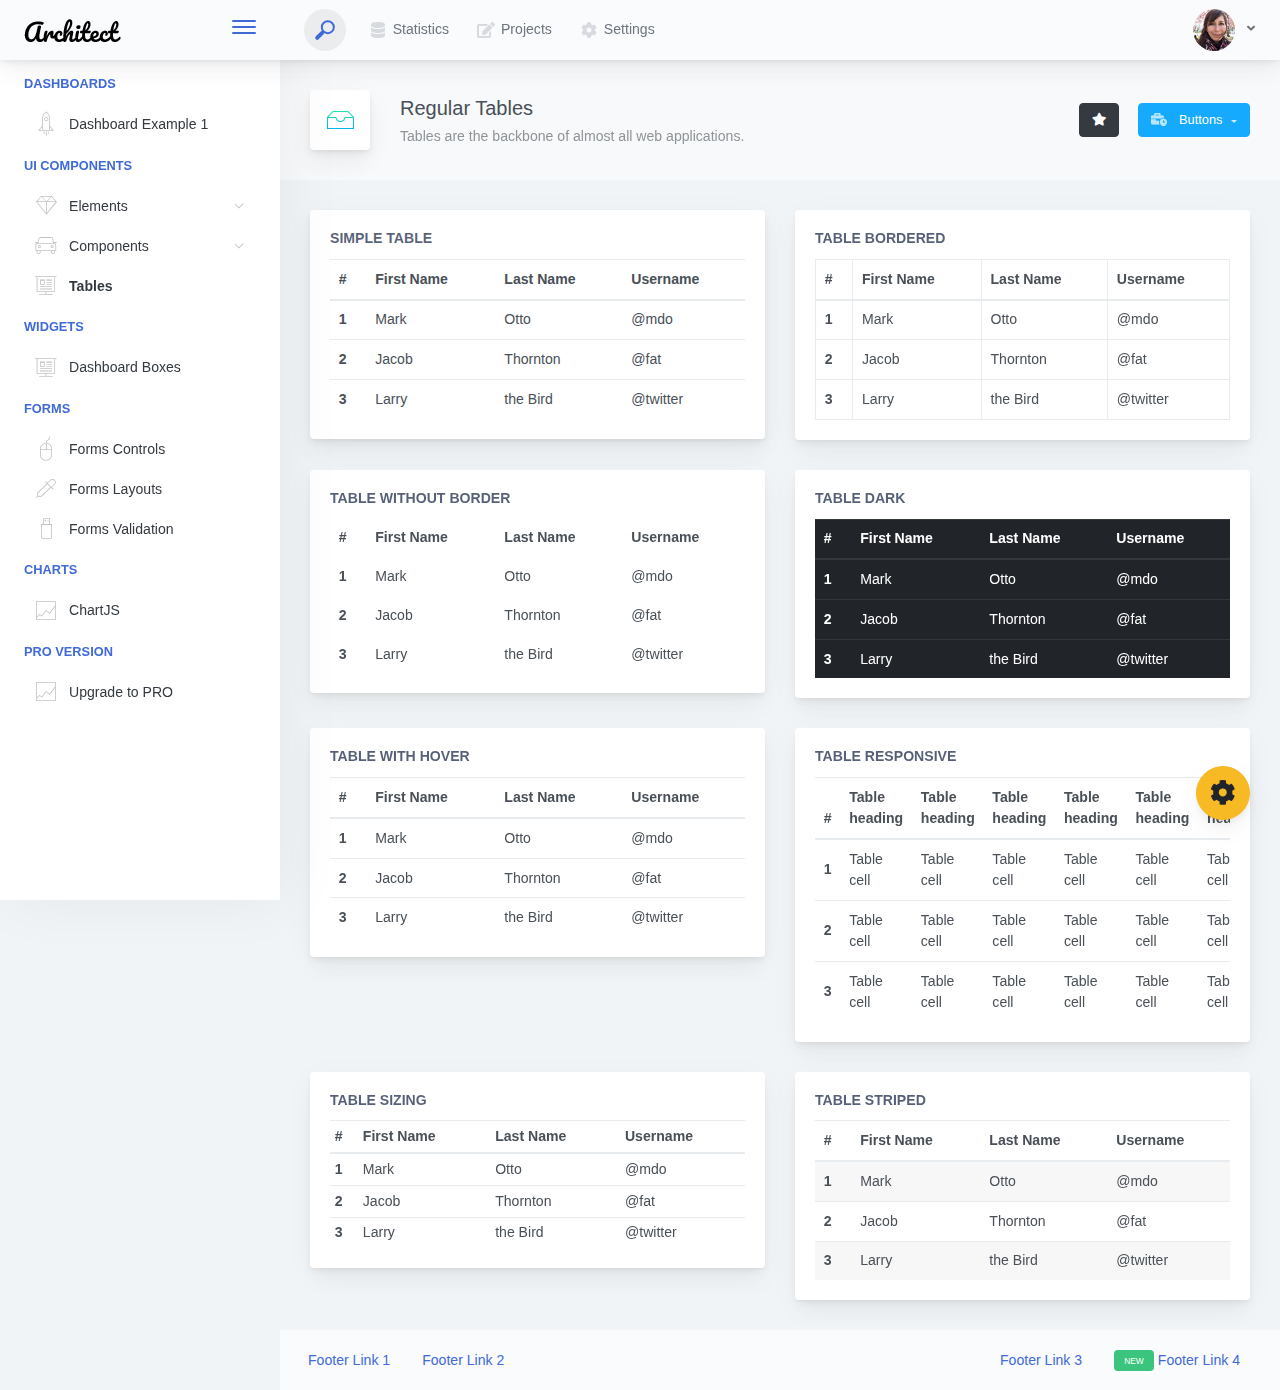
<file: view/tables-regular.html>
<!doctype html>
<html lang="en">

<head>
    <meta charset="utf-8">
    <meta http-equiv="X-UA-Compatible" content="IE=edge">
    <meta http-equiv="Content-Language" content="en">
    <meta http-equiv="Content-Type" content="text/html; charset=utf-8"/>
    <title>Regular Tables - Tables are the backbone of almost all web applications.</title>
    <meta name="viewport" content="width=device-width, initial-scale=1, maximum-scale=1, user-scalable=no, shrink-to-fit=no" />
    <meta name="description" content="Tables are the backbone of almost all web applications.">
    <meta name="msapplication-tap-highlight" content="no">
    <!--
    =========================================================
    * ArchitectUI HTML Theme Dashboard - v1.0.0
    =========================================================
    * Product Page: https://dashboardpack.com
    * Copyright 2019 DashboardPack (https://dashboardpack.com)
    * Licensed under MIT (https://github.com/DashboardPack/architectui-html-theme-free/blob/master/LICENSE)
    =========================================================
    * The above copyright notice and this permission notice shall be included in all copies or substantial portions of the Software.
    -->
<link href="./main.css" rel="stylesheet"></head>
<body>
    <div class="app-container app-theme-white body-tabs-shadow fixed-sidebar fixed-header">
        <div class="app-header header-shadow">
            <div class="app-header__logo">
                <div class="logo-src"></div>
                <div class="header__pane ml-auto">
                    <div>
                        <button type="button" class="hamburger close-sidebar-btn hamburger--elastic" data-class="closed-sidebar">
                            <span class="hamburger-box">
                                <span class="hamburger-inner"></span>
                            </span>
                        </button>
                    </div>
                </div>
            </div>
            <div class="app-header__mobile-menu">
                <div>
                    <button type="button" class="hamburger hamburger--elastic mobile-toggle-nav">
                        <span class="hamburger-box">
                            <span class="hamburger-inner"></span>
                        </span>
                    </button>
                </div>
            </div>
            <div class="app-header__menu">
                <span>
                    <button type="button" class="btn-icon btn-icon-only btn btn-primary btn-sm mobile-toggle-header-nav">
                        <span class="btn-icon-wrapper">
                            <i class="fa fa-ellipsis-v fa-w-6"></i>
                        </span>
                    </button>
                </span>
            </div>    <div class="app-header__content">
                <div class="app-header-left">
                    <div class="search-wrapper">
                        <div class="input-holder">
                            <input type="text" class="search-input" placeholder="Type to search">
                            <button class="search-icon"><span></span></button>
                        </div>
                        <button class="close"></button>
                    </div>
                    <ul class="header-menu nav">
                        <li class="nav-item">
                            <a href="javascript:void(0);" class="nav-link">
                                <i class="nav-link-icon fa fa-database"> </i>
                                Statistics
                            </a>
                        </li>
                        <li class="btn-group nav-item">
                            <a href="javascript:void(0);" class="nav-link">
                                <i class="nav-link-icon fa fa-edit"></i>
                                Projects
                            </a>
                        </li>
                        <li class="dropdown nav-item">
                            <a href="javascript:void(0);" class="nav-link">
                                <i class="nav-link-icon fa fa-cog"></i>
                                Settings
                            </a>
                        </li>
                    </ul>        </div>
                <div class="app-header-right">
                    <div class="header-btn-lg pr-0">
                        <div class="widget-content p-0">
                            <div class="widget-content-wrapper">
                                <div class="widget-content-left">
                                    <div class="btn-group">
                                        <a data-toggle="dropdown" aria-haspopup="true" aria-expanded="false" class="p-0 btn">
                                            <img width="42" class="rounded-circle" src="assets/images/avatars/1.jpg" alt="">
                                            <i class="fa fa-angle-down ml-2 opacity-8"></i>
                                        </a>
                                        <div tabindex="-1" role="menu" aria-hidden="true" class="dropdown-menu dropdown-menu-right">
                                            <button type="button" tabindex="0" class="dropdown-item">User Account</button>
                                            <button type="button" tabindex="0" class="dropdown-item">Settings</button>
                                            <h6 tabindex="-1" class="dropdown-header">Header</h6>
                                            <button type="button" tabindex="0" class="dropdown-item">Actions</button>
                                            <div tabindex="-1" class="dropdown-divider"></div>
                                            <button type="button" tabindex="0" class="dropdown-item">Dividers</button>
                                        </div>
                                    </div>
                                </div>
                                <div class="widget-content-left  ml-3 header-user-info">
                                    <div class="widget-heading">
                                        Alina Mclourd
                                    </div>
                                    <div class="widget-subheading">
                                        VP People Manager
                                    </div>
                                </div>
                                <div class="widget-content-right header-user-info ml-3">
                                    <button type="button" class="btn-shadow p-1 btn btn-primary btn-sm show-toastr-example">
                                        <i class="fa text-white fa-calendar pr-1 pl-1"></i>
                                    </button>
                                </div>
                            </div>
                        </div>
                    </div>        </div>
            </div>
        </div>        <div class="ui-theme-settings">
            <button type="button" id="TooltipDemo" class="btn-open-options btn btn-warning">
                <i class="fa fa-cog fa-w-16 fa-spin fa-2x"></i>
            </button>
            <div class="theme-settings__inner">
                <div class="scrollbar-container">
                    <div class="theme-settings__options-wrapper">
                        <h3 class="themeoptions-heading">Layout Options
                        </h3>
                        <div class="p-3">
                            <ul class="list-group">
                                <li class="list-group-item">
                                    <div class="widget-content p-0">
                                        <div class="widget-content-wrapper">
                                            <div class="widget-content-left mr-3">
                                                <div class="switch has-switch switch-container-class" data-class="fixed-header">
                                                    <div class="switch-animate switch-on">
                                                        <input type="checkbox" checked data-toggle="toggle" data-onstyle="success">
                                                    </div>
                                                </div>
                                            </div>
                                            <div class="widget-content-left">
                                                <div class="widget-heading">Fixed Header
                                                </div>
                                                <div class="widget-subheading">Makes the header top fixed, always visible!
                                                </div>
                                            </div>
                                        </div>
                                    </div>
                                </li>
                                <li class="list-group-item">
                                    <div class="widget-content p-0">
                                        <div class="widget-content-wrapper">
                                            <div class="widget-content-left mr-3">
                                                <div class="switch has-switch switch-container-class" data-class="fixed-sidebar">
                                                    <div class="switch-animate switch-on">
                                                        <input type="checkbox" checked data-toggle="toggle" data-onstyle="success">
                                                    </div>
                                                </div>
                                            </div>
                                            <div class="widget-content-left">
                                                <div class="widget-heading">Fixed Sidebar
                                                </div>
                                                <div class="widget-subheading">Makes the sidebar left fixed, always visible!
                                                </div>
                                            </div>
                                        </div>
                                    </div>
                                </li>
                                <li class="list-group-item">
                                    <div class="widget-content p-0">
                                        <div class="widget-content-wrapper">
                                            <div class="widget-content-left mr-3">
                                                <div class="switch has-switch switch-container-class" data-class="fixed-footer">
                                                    <div class="switch-animate switch-off">
                                                        <input type="checkbox" data-toggle="toggle" data-onstyle="success">
                                                    </div>
                                                </div>
                                            </div>
                                            <div class="widget-content-left">
                                                <div class="widget-heading">Fixed Footer
                                                </div>
                                                <div class="widget-subheading">Makes the app footer bottom fixed, always visible!
                                                </div>
                                            </div>
                                        </div>
                                    </div>
                                </li>
                            </ul>
                        </div>
                        <h3 class="themeoptions-heading">
                            <div>
                                Header Options
                            </div>
                            <button type="button" class="btn-pill btn-shadow btn-wide ml-auto btn btn-focus btn-sm switch-header-cs-class" data-class="">
                                Restore Default
                            </button>
                        </h3>
                        <div class="p-3">
                            <ul class="list-group">
                                <li class="list-group-item">
                                    <h5 class="pb-2">Choose Color Scheme
                                    </h5>
                                    <div class="theme-settings-swatches">
                                        <div class="swatch-holder bg-primary switch-header-cs-class" data-class="bg-primary header-text-light">
                                        </div>
                                        <div class="swatch-holder bg-secondary switch-header-cs-class" data-class="bg-secondary header-text-light">
                                        </div>
                                        <div class="swatch-holder bg-success switch-header-cs-class" data-class="bg-success header-text-dark">
                                        </div>
                                        <div class="swatch-holder bg-info switch-header-cs-class" data-class="bg-info header-text-dark">
                                        </div>
                                        <div class="swatch-holder bg-warning switch-header-cs-class" data-class="bg-warning header-text-dark">
                                        </div>
                                        <div class="swatch-holder bg-danger switch-header-cs-class" data-class="bg-danger header-text-light">
                                        </div>
                                        <div class="swatch-holder bg-light switch-header-cs-class" data-class="bg-light header-text-dark">
                                        </div>
                                        <div class="swatch-holder bg-dark switch-header-cs-class" data-class="bg-dark header-text-light">
                                        </div>
                                        <div class="swatch-holder bg-focus switch-header-cs-class" data-class="bg-focus header-text-light">
                                        </div>
                                        <div class="swatch-holder bg-alternate switch-header-cs-class" data-class="bg-alternate header-text-light">
                                        </div>
                                        <div class="divider">
                                        </div>
                                        <div class="swatch-holder bg-vicious-stance switch-header-cs-class" data-class="bg-vicious-stance header-text-light">
                                        </div>
                                        <div class="swatch-holder bg-midnight-bloom switch-header-cs-class" data-class="bg-midnight-bloom header-text-light">
                                        </div>
                                        <div class="swatch-holder bg-night-sky switch-header-cs-class" data-class="bg-night-sky header-text-light">
                                        </div>
                                        <div class="swatch-holder bg-slick-carbon switch-header-cs-class" data-class="bg-slick-carbon header-text-light">
                                        </div>
                                        <div class="swatch-holder bg-asteroid switch-header-cs-class" data-class="bg-asteroid header-text-light">
                                        </div>
                                        <div class="swatch-holder bg-royal switch-header-cs-class" data-class="bg-royal header-text-light">
                                        </div>
                                        <div class="swatch-holder bg-warm-flame switch-header-cs-class" data-class="bg-warm-flame header-text-dark">
                                        </div>
                                        <div class="swatch-holder bg-night-fade switch-header-cs-class" data-class="bg-night-fade header-text-dark">
                                        </div>
                                        <div class="swatch-holder bg-sunny-morning switch-header-cs-class" data-class="bg-sunny-morning header-text-dark">
                                        </div>
                                        <div class="swatch-holder bg-tempting-azure switch-header-cs-class" data-class="bg-tempting-azure header-text-dark">
                                        </div>
                                        <div class="swatch-holder bg-amy-crisp switch-header-cs-class" data-class="bg-amy-crisp header-text-dark">
                                        </div>
                                        <div class="swatch-holder bg-heavy-rain switch-header-cs-class" data-class="bg-heavy-rain header-text-dark">
                                        </div>
                                        <div class="swatch-holder bg-mean-fruit switch-header-cs-class" data-class="bg-mean-fruit header-text-dark">
                                        </div>
                                        <div class="swatch-holder bg-malibu-beach switch-header-cs-class" data-class="bg-malibu-beach header-text-light">
                                        </div>
                                        <div class="swatch-holder bg-deep-blue switch-header-cs-class" data-class="bg-deep-blue header-text-dark">
                                        </div>
                                        <div class="swatch-holder bg-ripe-malin switch-header-cs-class" data-class="bg-ripe-malin header-text-light">
                                        </div>
                                        <div class="swatch-holder bg-arielle-smile switch-header-cs-class" data-class="bg-arielle-smile header-text-light">
                                        </div>
                                        <div class="swatch-holder bg-plum-plate switch-header-cs-class" data-class="bg-plum-plate header-text-light">
                                        </div>
                                        <div class="swatch-holder bg-happy-fisher switch-header-cs-class" data-class="bg-happy-fisher header-text-dark">
                                        </div>
                                        <div class="swatch-holder bg-happy-itmeo switch-header-cs-class" data-class="bg-happy-itmeo header-text-light">
                                        </div>
                                        <div class="swatch-holder bg-mixed-hopes switch-header-cs-class" data-class="bg-mixed-hopes header-text-light">
                                        </div>
                                        <div class="swatch-holder bg-strong-bliss switch-header-cs-class" data-class="bg-strong-bliss header-text-light">
                                        </div>
                                        <div class="swatch-holder bg-grow-early switch-header-cs-class" data-class="bg-grow-early header-text-light">
                                        </div>
                                        <div class="swatch-holder bg-love-kiss switch-header-cs-class" data-class="bg-love-kiss header-text-light">
                                        </div>
                                        <div class="swatch-holder bg-premium-dark switch-header-cs-class" data-class="bg-premium-dark header-text-light">
                                        </div>
                                        <div class="swatch-holder bg-happy-green switch-header-cs-class" data-class="bg-happy-green header-text-light">
                                        </div>
                                    </div>
                                </li>
                            </ul>
                        </div>
                        <h3 class="themeoptions-heading">
                            <div>Sidebar Options</div>
                            <button type="button" class="btn-pill btn-shadow btn-wide ml-auto btn btn-focus btn-sm switch-sidebar-cs-class" data-class="">
                                Restore Default
                            </button>
                        </h3>
                        <div class="p-3">
                            <ul class="list-group">
                                <li class="list-group-item">
                                    <h5 class="pb-2">Choose Color Scheme
                                    </h5>
                                    <div class="theme-settings-swatches">
                                        <div class="swatch-holder bg-primary switch-sidebar-cs-class" data-class="bg-primary sidebar-text-light">
                                        </div>
                                        <div class="swatch-holder bg-secondary switch-sidebar-cs-class" data-class="bg-secondary sidebar-text-light">
                                        </div>
                                        <div class="swatch-holder bg-success switch-sidebar-cs-class" data-class="bg-success sidebar-text-dark">
                                        </div>
                                        <div class="swatch-holder bg-info switch-sidebar-cs-class" data-class="bg-info sidebar-text-dark">
                                        </div>
                                        <div class="swatch-holder bg-warning switch-sidebar-cs-class" data-class="bg-warning sidebar-text-dark">
                                        </div>
                                        <div class="swatch-holder bg-danger switch-sidebar-cs-class" data-class="bg-danger sidebar-text-light">
                                        </div>
                                        <div class="swatch-holder bg-light switch-sidebar-cs-class" data-class="bg-light sidebar-text-dark">
                                        </div>
                                        <div class="swatch-holder bg-dark switch-sidebar-cs-class" data-class="bg-dark sidebar-text-light">
                                        </div>
                                        <div class="swatch-holder bg-focus switch-sidebar-cs-class" data-class="bg-focus sidebar-text-light">
                                        </div>
                                        <div class="swatch-holder bg-alternate switch-sidebar-cs-class" data-class="bg-alternate sidebar-text-light">
                                        </div>
                                        <div class="divider">
                                        </div>
                                        <div class="swatch-holder bg-vicious-stance switch-sidebar-cs-class" data-class="bg-vicious-stance sidebar-text-light">
                                        </div>
                                        <div class="swatch-holder bg-midnight-bloom switch-sidebar-cs-class" data-class="bg-midnight-bloom sidebar-text-light">
                                        </div>
                                        <div class="swatch-holder bg-night-sky switch-sidebar-cs-class" data-class="bg-night-sky sidebar-text-light">
                                        </div>
                                        <div class="swatch-holder bg-slick-carbon switch-sidebar-cs-class" data-class="bg-slick-carbon sidebar-text-light">
                                        </div>
                                        <div class="swatch-holder bg-asteroid switch-sidebar-cs-class" data-class="bg-asteroid sidebar-text-light">
                                        </div>
                                        <div class="swatch-holder bg-royal switch-sidebar-cs-class" data-class="bg-royal sidebar-text-light">
                                        </div>
                                        <div class="swatch-holder bg-warm-flame switch-sidebar-cs-class" data-class="bg-warm-flame sidebar-text-dark">
                                        </div>
                                        <div class="swatch-holder bg-night-fade switch-sidebar-cs-class" data-class="bg-night-fade sidebar-text-dark">
                                        </div>
                                        <div class="swatch-holder bg-sunny-morning switch-sidebar-cs-class" data-class="bg-sunny-morning sidebar-text-dark">
                                        </div>
                                        <div class="swatch-holder bg-tempting-azure switch-sidebar-cs-class" data-class="bg-tempting-azure sidebar-text-dark">
                                        </div>
                                        <div class="swatch-holder bg-amy-crisp switch-sidebar-cs-class" data-class="bg-amy-crisp sidebar-text-dark">
                                        </div>
                                        <div class="swatch-holder bg-heavy-rain switch-sidebar-cs-class" data-class="bg-heavy-rain sidebar-text-dark">
                                        </div>
                                        <div class="swatch-holder bg-mean-fruit switch-sidebar-cs-class" data-class="bg-mean-fruit sidebar-text-dark">
                                        </div>
                                        <div class="swatch-holder bg-malibu-beach switch-sidebar-cs-class" data-class="bg-malibu-beach sidebar-text-light">
                                        </div>
                                        <div class="swatch-holder bg-deep-blue switch-sidebar-cs-class" data-class="bg-deep-blue sidebar-text-dark">
                                        </div>
                                        <div class="swatch-holder bg-ripe-malin switch-sidebar-cs-class" data-class="bg-ripe-malin sidebar-text-light">
                                        </div>
                                        <div class="swatch-holder bg-arielle-smile switch-sidebar-cs-class" data-class="bg-arielle-smile sidebar-text-light">
                                        </div>
                                        <div class="swatch-holder bg-plum-plate switch-sidebar-cs-class" data-class="bg-plum-plate sidebar-text-light">
                                        </div>
                                        <div class="swatch-holder bg-happy-fisher switch-sidebar-cs-class" data-class="bg-happy-fisher sidebar-text-dark">
                                        </div>
                                        <div class="swatch-holder bg-happy-itmeo switch-sidebar-cs-class" data-class="bg-happy-itmeo sidebar-text-light">
                                        </div>
                                        <div class="swatch-holder bg-mixed-hopes switch-sidebar-cs-class" data-class="bg-mixed-hopes sidebar-text-light">
                                        </div>
                                        <div class="swatch-holder bg-strong-bliss switch-sidebar-cs-class" data-class="bg-strong-bliss sidebar-text-light">
                                        </div>
                                        <div class="swatch-holder bg-grow-early switch-sidebar-cs-class" data-class="bg-grow-early sidebar-text-light">
                                        </div>
                                        <div class="swatch-holder bg-love-kiss switch-sidebar-cs-class" data-class="bg-love-kiss sidebar-text-light">
                                        </div>
                                        <div class="swatch-holder bg-premium-dark switch-sidebar-cs-class" data-class="bg-premium-dark sidebar-text-light">
                                        </div>
                                        <div class="swatch-holder bg-happy-green switch-sidebar-cs-class" data-class="bg-happy-green sidebar-text-light">
                                        </div>
                                    </div>
                                </li>
                            </ul>
                        </div>
                        <h3 class="themeoptions-heading">
                            <div>Main Content Options</div>
                            <button type="button" class="btn-pill btn-shadow btn-wide ml-auto active btn btn-focus btn-sm">Restore Default
                            </button>
                        </h3>
                        <div class="p-3">
                            <ul class="list-group">
                                <li class="list-group-item">
                                    <h5 class="pb-2">Page Section Tabs
                                    </h5>
                                    <div class="theme-settings-swatches">
                                        <div role="group" class="mt-2 btn-group">
                                            <button type="button" class="btn-wide btn-shadow btn-primary btn btn-secondary switch-theme-class" data-class="body-tabs-line">
                                                Line
                                            </button>
                                            <button type="button" class="btn-wide btn-shadow btn-primary active btn btn-secondary switch-theme-class" data-class="body-tabs-shadow">
                                                Shadow
                                            </button>
                                        </div>
                                    </div>
                                </li>
                            </ul>
                        </div>
                    </div>
                </div>
            </div>
        </div>        <div class="app-main">
                <div class="app-sidebar sidebar-shadow">
                    <div class="app-header__logo">
                        <div class="logo-src"></div>
                        <div class="header__pane ml-auto">
                            <div>
                                <button type="button" class="hamburger close-sidebar-btn hamburger--elastic" data-class="closed-sidebar">
                                    <span class="hamburger-box">
                                        <span class="hamburger-inner"></span>
                                    </span>
                                </button>
                            </div>
                        </div>
                    </div>
                    <div class="app-header__mobile-menu">
                        <div>
                            <button type="button" class="hamburger hamburger--elastic mobile-toggle-nav">
                                <span class="hamburger-box">
                                    <span class="hamburger-inner"></span>
                                </span>
                            </button>
                        </div>
                    </div>
                    <div class="app-header__menu">
                        <span>
                            <button type="button" class="btn-icon btn-icon-only btn btn-primary btn-sm mobile-toggle-header-nav">
                                <span class="btn-icon-wrapper">
                                    <i class="fa fa-ellipsis-v fa-w-6"></i>
                                </span>
                            </button>
                        </span>
                    </div>    <div class="scrollbar-sidebar">
                        <div class="app-sidebar__inner">
                            <ul class="vertical-nav-menu">
                                <li class="app-sidebar__heading">Dashboards</li>
                                <li>
                                    <a href="index.html">
                                        <i class="metismenu-icon pe-7s-rocket"></i>
                                        Dashboard Example 1
                                    </a>
                                </li>
                                <li class="app-sidebar__heading">UI Components</li>
                                <li
                                    
                                    
                                    
                                    
                                    
                                    
                                    
                                    
                                >
                                    <a href="#">
                                        <i class="metismenu-icon pe-7s-diamond"></i>
                                        Elements
                                        <i class="metismenu-state-icon pe-7s-angle-down caret-left"></i>
                                    </a>
                                    <ul
                                        
                                        
                                        
                                        
                                        
                                        
                                        
                                        
                                    >
                                        <li>
                                            <a href="elements-buttons-standard.html">
                                                <i class="metismenu-icon"></i>
                                                Buttons
                                            </a>
                                        </li>
                                        <li>
                                            <a href="elements-dropdowns.html">
                                                <i class="metismenu-icon">
                                                </i>Dropdowns
                                            </a>
                                        </li>
                                        <li>
                                            <a href="elements-icons.html">
                                                <i class="metismenu-icon">
                                                </i>Icons
                                            </a>
                                        </li>
                                        <li>
                                            <a href="elements-badges-labels.html">
                                                <i class="metismenu-icon">
                                                </i>Badges
                                            </a>
                                        </li>
                                        <li>
                                            <a href="elements-cards.html">
                                                <i class="metismenu-icon">
                                                </i>Cards
                                            </a>
                                        </li>
                                        <li>
                                            <a href="elements-list-group.html">
                                                <i class="metismenu-icon">
                                                </i>List Groups
                                            </a>
                                        </li>
                                        <li>
                                            <a href="elements-navigation.html">
                                                <i class="metismenu-icon">
                                                </i>Navigation Menus
                                            </a>
                                        </li>
                                        <li>
                                            <a href="elements-utilities.html">
                                                <i class="metismenu-icon">
                                                </i>Utilities
                                            </a>
                                        </li>
                                    </ul>
                                </li>
                                <li
                                    
                                    
                                    
                                    
                                    
                                    
                                    
                                    
                                    
                                    
                                    
                                >
                                    <a href="#">
                                        <i class="metismenu-icon pe-7s-car"></i>
                                        Components
                                        <i class="metismenu-state-icon pe-7s-angle-down caret-left"></i>
                                    </a>
                                    <ul
                                        
                                        
                                        
                                        
                                        
                                        
                                        
                                        
                                        
                                        
                                        
                                    >
                                        <li>
                                            <a href="components-tabs.html">
                                                <i class="metismenu-icon">
                                                </i>Tabs
                                            </a>
                                        </li>
                                        <li>
                                            <a href="components-accordions.html">
                                                <i class="metismenu-icon">
                                                </i>Accordions
                                            </a>
                                        </li>
                                        <li>
                                            <a href="components-notifications.html">
                                                <i class="metismenu-icon">
                                                </i>Notifications
                                            </a>
                                        </li>
                                        <li>
                                            <a href="components-modals.html">
                                                <i class="metismenu-icon">
                                                </i>Modals
                                            </a>
                                        </li>
                                        <li>
                                            <a href="components-progress-bar.html">
                                                <i class="metismenu-icon">
                                                </i>Progress Bar
                                            </a>
                                        </li>
                                        <li>
                                            <a href="components-tooltips-popovers.html">
                                                <i class="metismenu-icon">
                                                </i>Tooltips &amp; Popovers
                                            </a>
                                        </li>
                                        <li>
                                            <a href="components-carousel.html">
                                                <i class="metismenu-icon">
                                                </i>Carousel
                                            </a>
                                        </li>
                                        <li>
                                            <a href="components-calendar.html">
                                                <i class="metismenu-icon">
                                                </i>Calendar
                                            </a>
                                        </li>
                                        <li>
                                            <a href="components-pagination.html">
                                                <i class="metismenu-icon">
                                                </i>Pagination
                                            </a>
                                        </li>
                                        <li>
                                            <a href="components-scrollable-elements.html">
                                                <i class="metismenu-icon">
                                                </i>Scrollable
                                            </a>
                                        </li>
                                        <li>
                                            <a href="components-maps.html">
                                                <i class="metismenu-icon">
                                                </i>Maps
                                            </a>
                                        </li>
                                    </ul>
                                </li>
                                <li  class="mm-active" >
                                    <a href="tables-regular.html">
                                        <i class="metismenu-icon pe-7s-display2"></i>
                                        Tables
                                    </a>
                                </li>
                                <li class="app-sidebar__heading">Widgets</li>
                                <li>
                                    <a href="dashboard-boxes.html">
                                        <i class="metismenu-icon pe-7s-display2"></i>
                                        Dashboard Boxes
                                    </a>
                                </li>
                                <li class="app-sidebar__heading">Forms</li>
                                <li>
                                    <a href="forms-controls.html">
                                        <i class="metismenu-icon pe-7s-mouse">
                                        </i>Forms Controls
                                    </a>
                                </li>
                                <li>
                                    <a href="forms-layouts.html">
                                        <i class="metismenu-icon pe-7s-eyedropper">
                                        </i>Forms Layouts
                                    </a>
                                </li>
                                <li>
                                    <a href="forms-validation.html">
                                        <i class="metismenu-icon pe-7s-pendrive">
                                        </i>Forms Validation
                                    </a>
                                </li>
                                <li class="app-sidebar__heading">Charts</li>
                                <li>
                                    <a href="charts-chartjs.html">
                                        <i class="metismenu-icon pe-7s-graph2">
                                        </i>ChartJS
                                    </a>
                                </li>
                                <li class="app-sidebar__heading">PRO Version</li>
                                <li>
                                    <a href="https://dashboardpack.com/theme-details/architectui-dashboard-html-pro/" target="_blank">
                                        <i class="metismenu-icon pe-7s-graph2">
                                        </i>
                                        Upgrade to PRO
                                    </a>
                                </li>
                            </ul>
                        </div>
                    </div>
                </div>    <div class="app-main__outer">
                    <div class="app-main__inner">
                        <div class="app-page-title">
                            <div class="page-title-wrapper">
                                <div class="page-title-heading">
                                    <div class="page-title-icon">
                                        <i class="pe-7s-drawer icon-gradient bg-happy-itmeo">
                                        </i>
                                    </div>
                                    <div>Regular Tables
                                        <div class="page-title-subheading">Tables are the backbone of almost all web applications.
                                        </div>
                                    </div>
                                </div>
                                <div class="page-title-actions">
                                    <button type="button" data-toggle="tooltip" title="Example Tooltip" data-placement="bottom" class="btn-shadow mr-3 btn btn-dark">
                                        <i class="fa fa-star"></i>
                                    </button>
                                    <div class="d-inline-block dropdown">
                                        <button type="button" data-toggle="dropdown" aria-haspopup="true" aria-expanded="false" class="btn-shadow dropdown-toggle btn btn-info">
                                            <span class="btn-icon-wrapper pr-2 opacity-7">
                                                <i class="fa fa-business-time fa-w-20"></i>
                                            </span>
                                            Buttons
                                        </button>
                                        <div tabindex="-1" role="menu" aria-hidden="true" class="dropdown-menu dropdown-menu-right">
                                            <ul class="nav flex-column">
                                                <li class="nav-item">
                                                    <a href="javascript:void(0);" class="nav-link">
                                                        <i class="nav-link-icon lnr-inbox"></i>
                                                        <span>
                                                            Inbox
                                                        </span>
                                                        <div class="ml-auto badge badge-pill badge-secondary">86</div>
                                                    </a>
                                                </li>
                                                <li class="nav-item">
                                                    <a href="javascript:void(0);" class="nav-link">
                                                        <i class="nav-link-icon lnr-book"></i>
                                                        <span>
                                                            Book
                                                        </span>
                                                        <div class="ml-auto badge badge-pill badge-danger">5</div>
                                                    </a>
                                                </li>
                                                <li class="nav-item">
                                                    <a href="javascript:void(0);" class="nav-link">
                                                        <i class="nav-link-icon lnr-picture"></i>
                                                        <span>
                                                            Picture
                                                        </span>
                                                    </a>
                                                </li>
                                                <li class="nav-item">
                                                    <a disabled href="javascript:void(0);" class="nav-link disabled">
                                                        <i class="nav-link-icon lnr-file-empty"></i>
                                                        <span>
                                                            File Disabled
                                                        </span>
                                                    </a>
                                                </li>
                                            </ul>
                                        </div>
                                    </div>
                                </div>    </div>
                        </div>            <div class="row">
                            <div class="col-lg-6">
                                <div class="main-card mb-3 card">
                                    <div class="card-body"><h5 class="card-title">Simple table</h5>
                                        <table class="mb-0 table">
                                            <thead>
                                            <tr>
                                                <th>#</th>
                                                <th>First Name</th>
                                                <th>Last Name</th>
                                                <th>Username</th>
                                            </tr>
                                            </thead>
                                            <tbody>
                                            <tr>
                                                <th scope="row">1</th>
                                                <td>Mark</td>
                                                <td>Otto</td>
                                                <td>@mdo</td>
                                            </tr>
                                            <tr>
                                                <th scope="row">2</th>
                                                <td>Jacob</td>
                                                <td>Thornton</td>
                                                <td>@fat</td>
                                            </tr>
                                            <tr>
                                                <th scope="row">3</th>
                                                <td>Larry</td>
                                                <td>the Bird</td>
                                                <td>@twitter</td>
                                            </tr>
                                            </tbody>
                                        </table>
                                    </div>
                                </div>
                            </div>
                            <div class="col-lg-6">
                                <div class="main-card mb-3 card">
                                    <div class="card-body"><h5 class="card-title">Table bordered</h5>
                                        <table class="mb-0 table table-bordered">
                                            <thead>
                                            <tr>
                                                <th>#</th>
                                                <th>First Name</th>
                                                <th>Last Name</th>
                                                <th>Username</th>
                                            </tr>
                                            </thead>
                                            <tbody>
                                            <tr>
                                                <th scope="row">1</th>
                                                <td>Mark</td>
                                                <td>Otto</td>
                                                <td>@mdo</td>
                                            </tr>
                                            <tr>
                                                <th scope="row">2</th>
                                                <td>Jacob</td>
                                                <td>Thornton</td>
                                                <td>@fat</td>
                                            </tr>
                                            <tr>
                                                <th scope="row">3</th>
                                                <td>Larry</td>
                                                <td>the Bird</td>
                                                <td>@twitter</td>
                                            </tr>
                                            </tbody>
                                        </table>
                                    </div>
                                </div>
                            </div>
                            <div class="col-lg-6">
                                <div class="main-card mb-3 card">
                                    <div class="card-body"><h5 class="card-title">Table without border</h5>
                                        <table class="mb-0 table table-borderless">
                                            <thead>
                                            <tr>
                                                <th>#</th>
                                                <th>First Name</th>
                                                <th>Last Name</th>
                                                <th>Username</th>
                                            </tr>
                                            </thead>
                                            <tbody>
                                            <tr>
                                                <th scope="row">1</th>
                                                <td>Mark</td>
                                                <td>Otto</td>
                                                <td>@mdo</td>
                                            </tr>
                                            <tr>
                                                <th scope="row">2</th>
                                                <td>Jacob</td>
                                                <td>Thornton</td>
                                                <td>@fat</td>
                                            </tr>
                                            <tr>
                                                <th scope="row">3</th>
                                                <td>Larry</td>
                                                <td>the Bird</td>
                                                <td>@twitter</td>
                                            </tr>
                                            </tbody>
                                        </table>
                                    </div>
                                </div>
                            </div>
                            <div class="col-lg-6">
                                <div class="main-card mb-3 card">
                                    <div class="card-body"><h5 class="card-title">Table dark</h5>
                                        <table class="mb-0 table table-dark">
                                            <thead>
                                            <tr>
                                                <th>#</th>
                                                <th>First Name</th>
                                                <th>Last Name</th>
                                                <th>Username</th>
                                            </tr>
                                            </thead>
                                            <tbody>
                                            <tr>
                                                <th scope="row">1</th>
                                                <td>Mark</td>
                                                <td>Otto</td>
                                                <td>@mdo</td>
                                            </tr>
                                            <tr>
                                                <th scope="row">2</th>
                                                <td>Jacob</td>
                                                <td>Thornton</td>
                                                <td>@fat</td>
                                            </tr>
                                            <tr>
                                                <th scope="row">3</th>
                                                <td>Larry</td>
                                                <td>the Bird</td>
                                                <td>@twitter</td>
                                            </tr>
                                            </tbody>
                                        </table>
                                    </div>
                                </div>
                            </div>
                            <div class="col-lg-6">
                                <div class="main-card mb-3 card">
                                    <div class="card-body"><h5 class="card-title">Table with hover</h5>
                                        <table class="mb-0 table table-hover">
                                            <thead>
                                            <tr>
                                                <th>#</th>
                                                <th>First Name</th>
                                                <th>Last Name</th>
                                                <th>Username</th>
                                            </tr>
                                            </thead>
                                            <tbody>
                                            <tr>
                                                <th scope="row">1</th>
                                                <td>Mark</td>
                                                <td>Otto</td>
                                                <td>@mdo</td>
                                            </tr>
                                            <tr>
                                                <th scope="row">2</th>
                                                <td>Jacob</td>
                                                <td>Thornton</td>
                                                <td>@fat</td>
                                            </tr>
                                            <tr>
                                                <th scope="row">3</th>
                                                <td>Larry</td>
                                                <td>the Bird</td>
                                                <td>@twitter</td>
                                            </tr>
                                            </tbody>
                                        </table>
                                    </div>
                                </div>
                            </div>
                            <div class="col-lg-6">
                                <div class="main-card mb-3 card">
                                    <div class="card-body"><h5 class="card-title">Table responsive</h5>
                                        <div class="table-responsive">
                                            <table class="mb-0 table">
                                                <thead>
                                                <tr>
                                                    <th>#</th>
                                                    <th>Table heading</th>
                                                    <th>Table heading</th>
                                                    <th>Table heading</th>
                                                    <th>Table heading</th>
                                                    <th>Table heading</th>
                                                    <th>Table heading</th>
                                                </tr>
                                                </thead>
                                                <tbody>
                                                <tr>
                                                    <th scope="row">1</th>
                                                    <td>Table cell</td>
                                                    <td>Table cell</td>
                                                    <td>Table cell</td>
                                                    <td>Table cell</td>
                                                    <td>Table cell</td>
                                                    <td>Table cell</td>
                                                </tr>
                                                <tr>
                                                    <th scope="row">2</th>
                                                    <td>Table cell</td>
                                                    <td>Table cell</td>
                                                    <td>Table cell</td>
                                                    <td>Table cell</td>
                                                    <td>Table cell</td>
                                                    <td>Table cell</td>
                                                </tr>
                                                <tr>
                                                    <th scope="row">3</th>
                                                    <td>Table cell</td>
                                                    <td>Table cell</td>
                                                    <td>Table cell</td>
                                                    <td>Table cell</td>
                                                    <td>Table cell</td>
                                                    <td>Table cell</td>
                                                </tr>
                                                </tbody>
                                            </table>
                                        </div>
                                    </div>
                                </div>
                            </div>
                            <div class="col-lg-6">
                                <div class="main-card mb-3 card">
                                    <div class="card-body"><h5 class="card-title">Table sizing</h5>
                                        <table class="mb-0 table table-sm">
                                            <thead>
                                            <tr>
                                                <th>#</th>
                                                <th>First Name</th>
                                                <th>Last Name</th>
                                                <th>Username</th>
                                            </tr>
                                            </thead>
                                            <tbody>
                                            <tr>
                                                <th scope="row">1</th>
                                                <td>Mark</td>
                                                <td>Otto</td>
                                                <td>@mdo</td>
                                            </tr>
                                            <tr>
                                                <th scope="row">2</th>
                                                <td>Jacob</td>
                                                <td>Thornton</td>
                                                <td>@fat</td>
                                            </tr>
                                            <tr>
                                                <th scope="row">3</th>
                                                <td>Larry</td>
                                                <td>the Bird</td>
                                                <td>@twitter</td>
                                            </tr>
                                            </tbody>
                                        </table>
                                    </div>
                                </div>
                            </div>
                            <div class="col-lg-6">
                                <div class="main-card mb-3 card">
                                    <div class="card-body"><h5 class="card-title">Table striped</h5>
                                        <table class="mb-0 table table-striped">
                                            <thead>
                                            <tr>
                                                <th>#</th>
                                                <th>First Name</th>
                                                <th>Last Name</th>
                                                <th>Username</th>
                                            </tr>
                                            </thead>
                                            <tbody>
                                            <tr>
                                                <th scope="row">1</th>
                                                <td>Mark</td>
                                                <td>Otto</td>
                                                <td>@mdo</td>
                                            </tr>
                                            <tr>
                                                <th scope="row">2</th>
                                                <td>Jacob</td>
                                                <td>Thornton</td>
                                                <td>@fat</td>
                                            </tr>
                                            <tr>
                                                <th scope="row">3</th>
                                                <td>Larry</td>
                                                <td>the Bird</td>
                                                <td>@twitter</td>
                                            </tr>
                                            </tbody>
                                        </table>
                                    </div>
                                </div>
                            </div>
                        </div>
                    </div>
                    <div class="app-wrapper-footer">
                        <div class="app-footer">
                            <div class="app-footer__inner">
                                <div class="app-footer-left">
                                    <ul class="nav">
                                        <li class="nav-item">
                                            <a href="javascript:void(0);" class="nav-link">
                                                Footer Link 1
                                            </a>
                                        </li>
                                        <li class="nav-item">
                                            <a href="javascript:void(0);" class="nav-link">
                                                Footer Link 2
                                            </a>
                                        </li>
                                    </ul>
                                </div>
                                <div class="app-footer-right">
                                    <ul class="nav">
                                        <li class="nav-item">
                                            <a href="javascript:void(0);" class="nav-link">
                                                Footer Link 3
                                            </a>
                                        </li>
                                        <li class="nav-item">
                                            <a href="javascript:void(0);" class="nav-link">
                                                <div class="badge badge-success mr-1 ml-0">
                                                    <small>NEW</small>
                                                </div>
                                                Footer Link 4
                                            </a>
                                        </li>
                                    </ul>
                                </div>
                            </div>
                        </div>
                    </div>    </div>
        </div>
    </div>
<script type="text/javascript" src="./assets/scripts/main.js"></script></body>
</html>
</file>
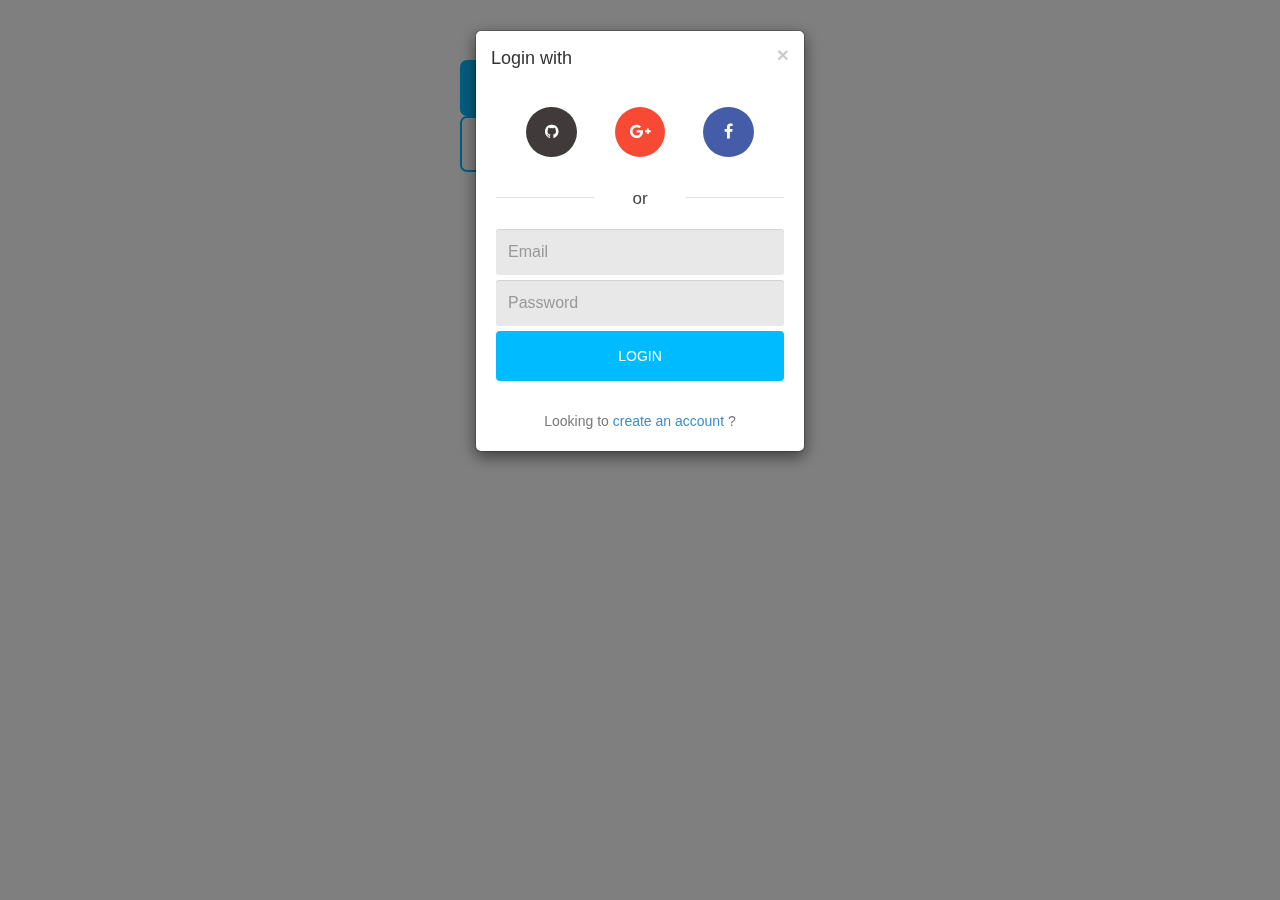
<file: public/login-register-master/login-register-master/login_register_modal.html>
<!doctype html>
<html lang="en">
<head>
    <title>Login/Register Modal by Creative Tim</title>

	<meta charset="utf-8" />
	<meta http-equiv="X-UA-Compatible" content="IE=edge,chrome=1" />


	<style>body{padding-top: 60px;}</style>

    <link href="assets/css/bootstrap.css" rel="stylesheet" />

	<link href="assets/css/login-register.css" rel="stylesheet" />
	<link rel="stylesheet" href="http://netdna.bootstrapcdn.com/font-awesome/4.0.3/css/font-awesome.css">

	<script src="assets/js/jquery-1.10.2.js" type="text/javascript"></script>
	<script src="assets/js/bootstrap.js" type="text/javascript"></script>
	<script src="assets/js/login-register.js" type="text/javascript"></script>

</head>
<body>
    <div class="container">
        <div class="row">
            <div class="col-sm-4"></div>
            <div class="col-sm-4">
                 <a class="btn big-login" data-toggle="modal" href="javascript:void(0)" onclick="openLoginModal();">Log in</a>
                 <a class="btn big-register" data-toggle="modal" href="javascript:void(0)" onclick="openRegisterModal();">Register</a></div>
            <div class="col-sm-4"></div>
        </div>


		 <div class="modal fade login" id="loginModal">
		      <div class="modal-dialog login animated">
    		      <div class="modal-content">
    		         <div class="modal-header">
                        <button type="button" class="close" data-dismiss="modal" aria-hidden="true">&times;</button>
                        <h4 class="modal-title">Login with</h4>
                    </div>
                    <div class="modal-body">
                        <div class="box">
                             <div class="content">
                                <div class="social">
                                    <a class="circle github" href="#">
                                        <i class="fa fa-github fa-fw"></i>
                                    </a>
                                    <a id="google_login" class="circle google" href="#">
                                        <i class="fa fa-google-plus fa-fw"></i>
                                    </a>
                                    <a id="facebook_login" class="circle facebook" href="#">
                                        <i class="fa fa-facebook fa-fw"></i>
                                    </a>
                                </div>
                                <div class="division">
                                    <div class="line l"></div>
                                      <span>or</span>
                                    <div class="line r"></div>
                                </div>
                                <div class="error"></div>
                                <div class="form loginBox">
                                    <form method="" action="" accept-charset="UTF-8">
                                    <input id="email" class="form-control" type="text" placeholder="Email" name="email">
                                    <input id="password" class="form-control" type="password" placeholder="Password" name="password">
                                    <input class="btn btn-default btn-login" type="button" value="Login" onclick="loginAjax()">
                                    </form>
                                </div>
                             </div>
                        </div>
                        <div class="box">
                            <div class="content registerBox" style="display:none;">
                             <div class="form">
                                <form method="" html="{:multipart=>true}" data-remote="true" action="" accept-charset="UTF-8">
                                <input id="email" class="form-control" type="text" placeholder="Email" name="email">
                                <input id="password" class="form-control" type="password" placeholder="Password" name="password">
                                <input id="password_confirmation" class="form-control" type="password" placeholder="Repeat Password" name="password_confirmation">
                                <input class="btn btn-default btn-register" type="button" value="Create account" name="commit">
                                </form>
                                </div>
                            </div>
                        </div>
                    </div>
                    <div class="modal-footer">
                        <div class="forgot login-footer">
                            <span>Looking to
                                 <a href="javascript: showRegisterForm();">create an account</a>
                            ?</span>
                        </div>
                        <div class="forgot register-footer" style="display:none">
                             <span>Already have an account?</span>
                             <a href="javascript: showLoginForm();">Login</a>
                        </div>
                    </div>
    		      </div>
		      </div>
		  </div>
    </div>
<script type="text/javascript">
    $(document).ready(function(){
        openLoginModal();
    });
</script>


</body>
</html>
</file>
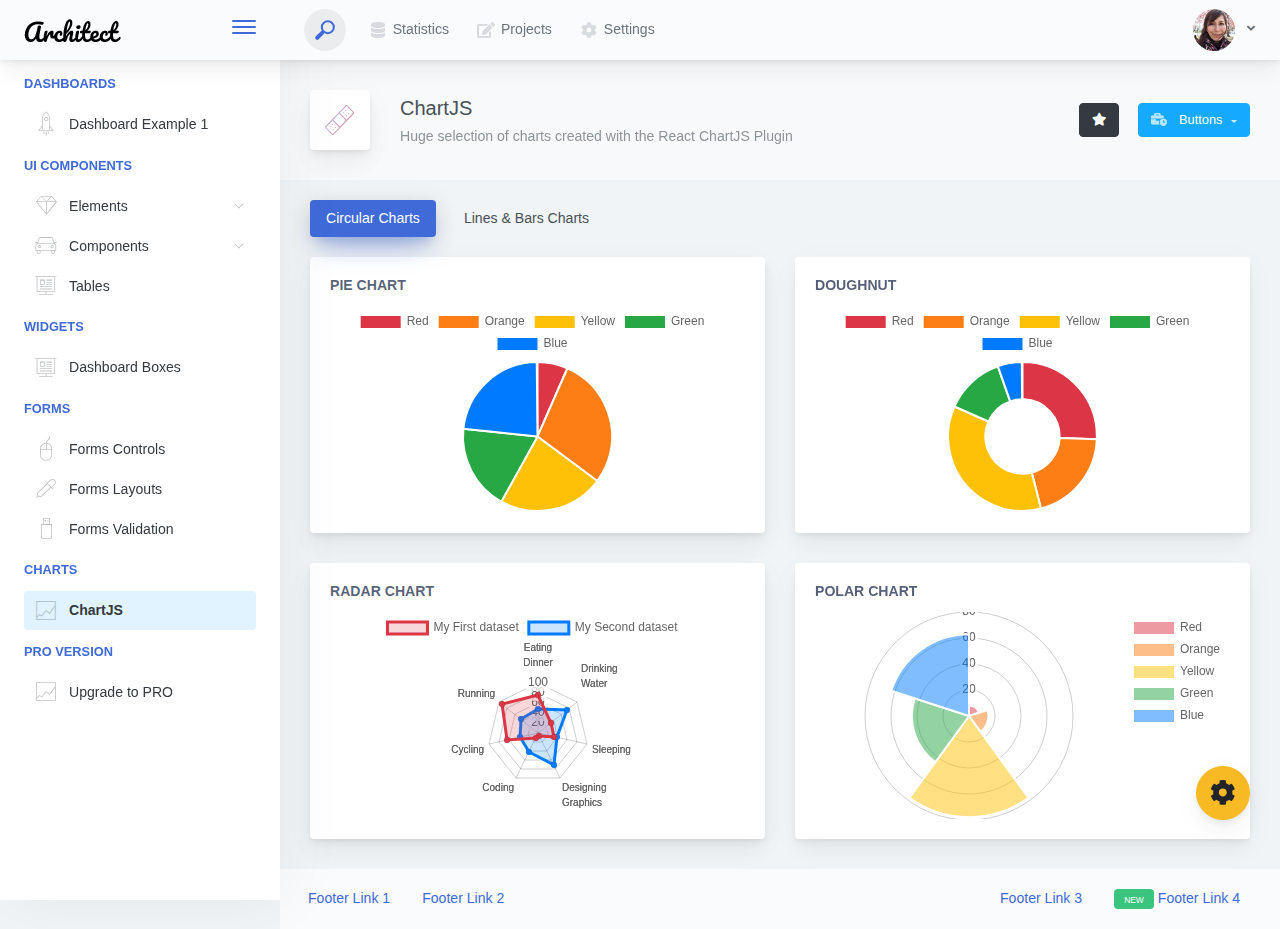
<file: view/templates/architectui-html-free/charts-chartjs.html>
<!doctype html>
<html lang="en">

<head>
    <meta charset="utf-8">
    <meta http-equiv="X-UA-Compatible" content="IE=edge">
    <meta http-equiv="Content-Language" content="en">
    <meta http-equiv="Content-Type" content="text/html; charset=utf-8"/>
    <title>ChartJS - Huge selection of charts created with the React ChartJS Plugin</title>
    <meta name="viewport" content="width=device-width, initial-scale=1, maximum-scale=1, user-scalable=no, shrink-to-fit=no" />
    <meta name="description" content="Huge selection of charts created with the React ChartJS Plugin">
    <meta name="msapplication-tap-highlight" content="no">
    <!--
    =========================================================
    * ArchitectUI HTML Theme Dashboard - v1.0.0
    =========================================================
    * Product Page: https://dashboardpack.com
    * Copyright 2019 DashboardPack (https://dashboardpack.com)
    * Licensed under MIT (https://github.com/DashboardPack/architectui-html-theme-free/blob/master/LICENSE)
    =========================================================
    * The above copyright notice and this permission notice shall be included in all copies or substantial portions of the Software.
    -->
<link href="./main.css" rel="stylesheet"></head>
<body>
    <div class="app-container app-theme-white body-tabs-shadow fixed-sidebar fixed-header">
        <div class="app-header header-shadow">
            <div class="app-header__logo">
                <div class="logo-src"></div>
                <div class="header__pane ml-auto">
                    <div>
                        <button type="button" class="hamburger close-sidebar-btn hamburger--elastic" data-class="closed-sidebar">
                            <span class="hamburger-box">
                                <span class="hamburger-inner"></span>
                            </span>
                        </button>
                    </div>
                </div>
            </div>
            <div class="app-header__mobile-menu">
                <div>
                    <button type="button" class="hamburger hamburger--elastic mobile-toggle-nav">
                        <span class="hamburger-box">
                            <span class="hamburger-inner"></span>
                        </span>
                    </button>
                </div>
            </div>
            <div class="app-header__menu">
                <span>
                    <button type="button" class="btn-icon btn-icon-only btn btn-primary btn-sm mobile-toggle-header-nav">
                        <span class="btn-icon-wrapper">
                            <i class="fa fa-ellipsis-v fa-w-6"></i>
                        </span>
                    </button>
                </span>
            </div>    <div class="app-header__content">
                <div class="app-header-left">
                    <div class="search-wrapper">
                        <div class="input-holder">
                            <input type="text" class="search-input" placeholder="Type to search">
                            <button class="search-icon"><span></span></button>
                        </div>
                        <button class="close"></button>
                    </div>
                    <ul class="header-menu nav">
                        <li class="nav-item">
                            <a href="javascript:void(0);" class="nav-link">
                                <i class="nav-link-icon fa fa-database"> </i>
                                Statistics
                            </a>
                        </li>
                        <li class="btn-group nav-item">
                            <a href="javascript:void(0);" class="nav-link">
                                <i class="nav-link-icon fa fa-edit"></i>
                                Projects
                            </a>
                        </li>
                        <li class="dropdown nav-item">
                            <a href="javascript:void(0);" class="nav-link">
                                <i class="nav-link-icon fa fa-cog"></i>
                                Settings
                            </a>
                        </li>
                    </ul>        </div>
                <div class="app-header-right">
                    <div class="header-btn-lg pr-0">
                        <div class="widget-content p-0">
                            <div class="widget-content-wrapper">
                                <div class="widget-content-left">
                                    <div class="btn-group">
                                        <a data-toggle="dropdown" aria-haspopup="true" aria-expanded="false" class="p-0 btn">
                                            <img width="42" class="rounded-circle" src="assets/images/avatars/1.jpg" alt="">
                                            <i class="fa fa-angle-down ml-2 opacity-8"></i>
                                        </a>
                                        <div tabindex="-1" role="menu" aria-hidden="true" class="dropdown-menu dropdown-menu-right">
                                            <button type="button" tabindex="0" class="dropdown-item">User Account</button>
                                            <button type="button" tabindex="0" class="dropdown-item">Settings</button>
                                            <h6 tabindex="-1" class="dropdown-header">Header</h6>
                                            <button type="button" tabindex="0" class="dropdown-item">Actions</button>
                                            <div tabindex="-1" class="dropdown-divider"></div>
                                            <button type="button" tabindex="0" class="dropdown-item">Dividers</button>
                                        </div>
                                    </div>
                                </div>
                                <div class="widget-content-left  ml-3 header-user-info">
                                    <div class="widget-heading">
                                        Alina Mclourd
                                    </div>
                                    <div class="widget-subheading">
                                        VP People Manager
                                    </div>
                                </div>
                                <div class="widget-content-right header-user-info ml-3">
                                    <button type="button" class="btn-shadow p-1 btn btn-primary btn-sm show-toastr-example">
                                        <i class="fa text-white fa-calendar pr-1 pl-1"></i>
                                    </button>
                                </div>
                            </div>
                        </div>
                    </div>        </div>
            </div>
        </div>        <div class="ui-theme-settings">
            <button type="button" id="TooltipDemo" class="btn-open-options btn btn-warning">
                <i class="fa fa-cog fa-w-16 fa-spin fa-2x"></i>
            </button>
            <div class="theme-settings__inner">
                <div class="scrollbar-container">
                    <div class="theme-settings__options-wrapper">
                        <h3 class="themeoptions-heading">Layout Options
                        </h3>
                        <div class="p-3">
                            <ul class="list-group">
                                <li class="list-group-item">
                                    <div class="widget-content p-0">
                                        <div class="widget-content-wrapper">
                                            <div class="widget-content-left mr-3">
                                                <div class="switch has-switch switch-container-class" data-class="fixed-header">
                                                    <div class="switch-animate switch-on">
                                                        <input type="checkbox" checked data-toggle="toggle" data-onstyle="success">
                                                    </div>
                                                </div>
                                            </div>
                                            <div class="widget-content-left">
                                                <div class="widget-heading">Fixed Header
                                                </div>
                                                <div class="widget-subheading">Makes the header top fixed, always visible!
                                                </div>
                                            </div>
                                        </div>
                                    </div>
                                </li>
                                <li class="list-group-item">
                                    <div class="widget-content p-0">
                                        <div class="widget-content-wrapper">
                                            <div class="widget-content-left mr-3">
                                                <div class="switch has-switch switch-container-class" data-class="fixed-sidebar">
                                                    <div class="switch-animate switch-on">
                                                        <input type="checkbox" checked data-toggle="toggle" data-onstyle="success">
                                                    </div>
                                                </div>
                                            </div>
                                            <div class="widget-content-left">
                                                <div class="widget-heading">Fixed Sidebar
                                                </div>
                                                <div class="widget-subheading">Makes the sidebar left fixed, always visible!
                                                </div>
                                            </div>
                                        </div>
                                    </div>
                                </li>
                                <li class="list-group-item">
                                    <div class="widget-content p-0">
                                        <div class="widget-content-wrapper">
                                            <div class="widget-content-left mr-3">
                                                <div class="switch has-switch switch-container-class" data-class="fixed-footer">
                                                    <div class="switch-animate switch-off">
                                                        <input type="checkbox" data-toggle="toggle" data-onstyle="success">
                                                    </div>
                                                </div>
                                            </div>
                                            <div class="widget-content-left">
                                                <div class="widget-heading">Fixed Footer
                                                </div>
                                                <div class="widget-subheading">Makes the app footer bottom fixed, always visible!
                                                </div>
                                            </div>
                                        </div>
                                    </div>
                                </li>
                            </ul>
                        </div>
                        <h3 class="themeoptions-heading">
                            <div>
                                Header Options
                            </div>
                            <button type="button" class="btn-pill btn-shadow btn-wide ml-auto btn btn-focus btn-sm switch-header-cs-class" data-class="">
                                Restore Default
                            </button>
                        </h3>
                        <div class="p-3">
                            <ul class="list-group">
                                <li class="list-group-item">
                                    <h5 class="pb-2">Choose Color Scheme
                                    </h5>
                                    <div class="theme-settings-swatches">
                                        <div class="swatch-holder bg-primary switch-header-cs-class" data-class="bg-primary header-text-light">
                                        </div>
                                        <div class="swatch-holder bg-secondary switch-header-cs-class" data-class="bg-secondary header-text-light">
                                        </div>
                                        <div class="swatch-holder bg-success switch-header-cs-class" data-class="bg-success header-text-dark">
                                        </div>
                                        <div class="swatch-holder bg-info switch-header-cs-class" data-class="bg-info header-text-dark">
                                        </div>
                                        <div class="swatch-holder bg-warning switch-header-cs-class" data-class="bg-warning header-text-dark">
                                        </div>
                                        <div class="swatch-holder bg-danger switch-header-cs-class" data-class="bg-danger header-text-light">
                                        </div>
                                        <div class="swatch-holder bg-light switch-header-cs-class" data-class="bg-light header-text-dark">
                                        </div>
                                        <div class="swatch-holder bg-dark switch-header-cs-class" data-class="bg-dark header-text-light">
                                        </div>
                                        <div class="swatch-holder bg-focus switch-header-cs-class" data-class="bg-focus header-text-light">
                                        </div>
                                        <div class="swatch-holder bg-alternate switch-header-cs-class" data-class="bg-alternate header-text-light">
                                        </div>
                                        <div class="divider">
                                        </div>
                                        <div class="swatch-holder bg-vicious-stance switch-header-cs-class" data-class="bg-vicious-stance header-text-light">
                                        </div>
                                        <div class="swatch-holder bg-midnight-bloom switch-header-cs-class" data-class="bg-midnight-bloom header-text-light">
                                        </div>
                                        <div class="swatch-holder bg-night-sky switch-header-cs-class" data-class="bg-night-sky header-text-light">
                                        </div>
                                        <div class="swatch-holder bg-slick-carbon switch-header-cs-class" data-class="bg-slick-carbon header-text-light">
                                        </div>
                                        <div class="swatch-holder bg-asteroid switch-header-cs-class" data-class="bg-asteroid header-text-light">
                                        </div>
                                        <div class="swatch-holder bg-royal switch-header-cs-class" data-class="bg-royal header-text-light">
                                        </div>
                                        <div class="swatch-holder bg-warm-flame switch-header-cs-class" data-class="bg-warm-flame header-text-dark">
                                        </div>
                                        <div class="swatch-holder bg-night-fade switch-header-cs-class" data-class="bg-night-fade header-text-dark">
                                        </div>
                                        <div class="swatch-holder bg-sunny-morning switch-header-cs-class" data-class="bg-sunny-morning header-text-dark">
                                        </div>
                                        <div class="swatch-holder bg-tempting-azure switch-header-cs-class" data-class="bg-tempting-azure header-text-dark">
                                        </div>
                                        <div class="swatch-holder bg-amy-crisp switch-header-cs-class" data-class="bg-amy-crisp header-text-dark">
                                        </div>
                                        <div class="swatch-holder bg-heavy-rain switch-header-cs-class" data-class="bg-heavy-rain header-text-dark">
                                        </div>
                                        <div class="swatch-holder bg-mean-fruit switch-header-cs-class" data-class="bg-mean-fruit header-text-dark">
                                        </div>
                                        <div class="swatch-holder bg-malibu-beach switch-header-cs-class" data-class="bg-malibu-beach header-text-light">
                                        </div>
                                        <div class="swatch-holder bg-deep-blue switch-header-cs-class" data-class="bg-deep-blue header-text-dark">
                                        </div>
                                        <div class="swatch-holder bg-ripe-malin switch-header-cs-class" data-class="bg-ripe-malin header-text-light">
                                        </div>
                                        <div class="swatch-holder bg-arielle-smile switch-header-cs-class" data-class="bg-arielle-smile header-text-light">
                                        </div>
                                        <div class="swatch-holder bg-plum-plate switch-header-cs-class" data-class="bg-plum-plate header-text-light">
                                        </div>
                                        <div class="swatch-holder bg-happy-fisher switch-header-cs-class" data-class="bg-happy-fisher header-text-dark">
                                        </div>
                                        <div class="swatch-holder bg-happy-itmeo switch-header-cs-class" data-class="bg-happy-itmeo header-text-light">
                                        </div>
                                        <div class="swatch-holder bg-mixed-hopes switch-header-cs-class" data-class="bg-mixed-hopes header-text-light">
                                        </div>
                                        <div class="swatch-holder bg-strong-bliss switch-header-cs-class" data-class="bg-strong-bliss header-text-light">
                                        </div>
                                        <div class="swatch-holder bg-grow-early switch-header-cs-class" data-class="bg-grow-early header-text-light">
                                        </div>
                                        <div class="swatch-holder bg-love-kiss switch-header-cs-class" data-class="bg-love-kiss header-text-light">
                                        </div>
                                        <div class="swatch-holder bg-premium-dark switch-header-cs-class" data-class="bg-premium-dark header-text-light">
                                        </div>
                                        <div class="swatch-holder bg-happy-green switch-header-cs-class" data-class="bg-happy-green header-text-light">
                                        </div>
                                    </div>
                                </li>
                            </ul>
                        </div>
                        <h3 class="themeoptions-heading">
                            <div>Sidebar Options</div>
                            <button type="button" class="btn-pill btn-shadow btn-wide ml-auto btn btn-focus btn-sm switch-sidebar-cs-class" data-class="">
                                Restore Default
                            </button>
                        </h3>
                        <div class="p-3">
                            <ul class="list-group">
                                <li class="list-group-item">
                                    <h5 class="pb-2">Choose Color Scheme
                                    </h5>
                                    <div class="theme-settings-swatches">
                                        <div class="swatch-holder bg-primary switch-sidebar-cs-class" data-class="bg-primary sidebar-text-light">
                                        </div>
                                        <div class="swatch-holder bg-secondary switch-sidebar-cs-class" data-class="bg-secondary sidebar-text-light">
                                        </div>
                                        <div class="swatch-holder bg-success switch-sidebar-cs-class" data-class="bg-success sidebar-text-dark">
                                        </div>
                                        <div class="swatch-holder bg-info switch-sidebar-cs-class" data-class="bg-info sidebar-text-dark">
                                        </div>
                                        <div class="swatch-holder bg-warning switch-sidebar-cs-class" data-class="bg-warning sidebar-text-dark">
                                        </div>
                                        <div class="swatch-holder bg-danger switch-sidebar-cs-class" data-class="bg-danger sidebar-text-light">
                                        </div>
                                        <div class="swatch-holder bg-light switch-sidebar-cs-class" data-class="bg-light sidebar-text-dark">
                                        </div>
                                        <div class="swatch-holder bg-dark switch-sidebar-cs-class" data-class="bg-dark sidebar-text-light">
                                        </div>
                                        <div class="swatch-holder bg-focus switch-sidebar-cs-class" data-class="bg-focus sidebar-text-light">
                                        </div>
                                        <div class="swatch-holder bg-alternate switch-sidebar-cs-class" data-class="bg-alternate sidebar-text-light">
                                        </div>
                                        <div class="divider">
                                        </div>
                                        <div class="swatch-holder bg-vicious-stance switch-sidebar-cs-class" data-class="bg-vicious-stance sidebar-text-light">
                                        </div>
                                        <div class="swatch-holder bg-midnight-bloom switch-sidebar-cs-class" data-class="bg-midnight-bloom sidebar-text-light">
                                        </div>
                                        <div class="swatch-holder bg-night-sky switch-sidebar-cs-class" data-class="bg-night-sky sidebar-text-light">
                                        </div>
                                        <div class="swatch-holder bg-slick-carbon switch-sidebar-cs-class" data-class="bg-slick-carbon sidebar-text-light">
                                        </div>
                                        <div class="swatch-holder bg-asteroid switch-sidebar-cs-class" data-class="bg-asteroid sidebar-text-light">
                                        </div>
                                        <div class="swatch-holder bg-royal switch-sidebar-cs-class" data-class="bg-royal sidebar-text-light">
                                        </div>
                                        <div class="swatch-holder bg-warm-flame switch-sidebar-cs-class" data-class="bg-warm-flame sidebar-text-dark">
                                        </div>
                                        <div class="swatch-holder bg-night-fade switch-sidebar-cs-class" data-class="bg-night-fade sidebar-text-dark">
                                        </div>
                                        <div class="swatch-holder bg-sunny-morning switch-sidebar-cs-class" data-class="bg-sunny-morning sidebar-text-dark">
                                        </div>
                                        <div class="swatch-holder bg-tempting-azure switch-sidebar-cs-class" data-class="bg-tempting-azure sidebar-text-dark">
                                        </div>
                                        <div class="swatch-holder bg-amy-crisp switch-sidebar-cs-class" data-class="bg-amy-crisp sidebar-text-dark">
                                        </div>
                                        <div class="swatch-holder bg-heavy-rain switch-sidebar-cs-class" data-class="bg-heavy-rain sidebar-text-dark">
                                        </div>
                                        <div class="swatch-holder bg-mean-fruit switch-sidebar-cs-class" data-class="bg-mean-fruit sidebar-text-dark">
                                        </div>
                                        <div class="swatch-holder bg-malibu-beach switch-sidebar-cs-class" data-class="bg-malibu-beach sidebar-text-light">
                                        </div>
                                        <div class="swatch-holder bg-deep-blue switch-sidebar-cs-class" data-class="bg-deep-blue sidebar-text-dark">
                                        </div>
                                        <div class="swatch-holder bg-ripe-malin switch-sidebar-cs-class" data-class="bg-ripe-malin sidebar-text-light">
                                        </div>
                                        <div class="swatch-holder bg-arielle-smile switch-sidebar-cs-class" data-class="bg-arielle-smile sidebar-text-light">
                                        </div>
                                        <div class="swatch-holder bg-plum-plate switch-sidebar-cs-class" data-class="bg-plum-plate sidebar-text-light">
                                        </div>
                                        <div class="swatch-holder bg-happy-fisher switch-sidebar-cs-class" data-class="bg-happy-fisher sidebar-text-dark">
                                        </div>
                                        <div class="swatch-holder bg-happy-itmeo switch-sidebar-cs-class" data-class="bg-happy-itmeo sidebar-text-light">
                                        </div>
                                        <div class="swatch-holder bg-mixed-hopes switch-sidebar-cs-class" data-class="bg-mixed-hopes sidebar-text-light">
                                        </div>
                                        <div class="swatch-holder bg-strong-bliss switch-sidebar-cs-class" data-class="bg-strong-bliss sidebar-text-light">
                                        </div>
                                        <div class="swatch-holder bg-grow-early switch-sidebar-cs-class" data-class="bg-grow-early sidebar-text-light">
                                        </div>
                                        <div class="swatch-holder bg-love-kiss switch-sidebar-cs-class" data-class="bg-love-kiss sidebar-text-light">
                                        </div>
                                        <div class="swatch-holder bg-premium-dark switch-sidebar-cs-class" data-class="bg-premium-dark sidebar-text-light">
                                        </div>
                                        <div class="swatch-holder bg-happy-green switch-sidebar-cs-class" data-class="bg-happy-green sidebar-text-light">
                                        </div>
                                    </div>
                                </li>
                            </ul>
                        </div>
                        <h3 class="themeoptions-heading">
                            <div>Main Content Options</div>
                            <button type="button" class="btn-pill btn-shadow btn-wide ml-auto active btn btn-focus btn-sm">Restore Default
                            </button>
                        </h3>
                        <div class="p-3">
                            <ul class="list-group">
                                <li class="list-group-item">
                                    <h5 class="pb-2">Page Section Tabs
                                    </h5>
                                    <div class="theme-settings-swatches">
                                        <div role="group" class="mt-2 btn-group">
                                            <button type="button" class="btn-wide btn-shadow btn-primary btn btn-secondary switch-theme-class" data-class="body-tabs-line">
                                                Line
                                            </button>
                                            <button type="button" class="btn-wide btn-shadow btn-primary active btn btn-secondary switch-theme-class" data-class="body-tabs-shadow">
                                                Shadow
                                            </button>
                                        </div>
                                    </div>
                                </li>
                            </ul>
                        </div>
                    </div>
                </div>
            </div>
        </div>        <div class="app-main">
                <div class="app-sidebar sidebar-shadow">
                    <div class="app-header__logo">
                        <div class="logo-src"></div>
                        <div class="header__pane ml-auto">
                            <div>
                                <button type="button" class="hamburger close-sidebar-btn hamburger--elastic" data-class="closed-sidebar">
                                    <span class="hamburger-box">
                                        <span class="hamburger-inner"></span>
                                    </span>
                                </button>
                            </div>
                        </div>
                    </div>
                    <div class="app-header__mobile-menu">
                        <div>
                            <button type="button" class="hamburger hamburger--elastic mobile-toggle-nav">
                                <span class="hamburger-box">
                                    <span class="hamburger-inner"></span>
                                </span>
                            </button>
                        </div>
                    </div>
                    <div class="app-header__menu">
                        <span>
                            <button type="button" class="btn-icon btn-icon-only btn btn-primary btn-sm mobile-toggle-header-nav">
                                <span class="btn-icon-wrapper">
                                    <i class="fa fa-ellipsis-v fa-w-6"></i>
                                </span>
                            </button>
                        </span>
                    </div>    <div class="scrollbar-sidebar">
                        <div class="app-sidebar__inner">
                            <ul class="vertical-nav-menu">
                                <li class="app-sidebar__heading">Dashboards</li>
                                <li>
                                    <a href="index.html">
                                        <i class="metismenu-icon pe-7s-rocket"></i>
                                        Dashboard Example 1
                                    </a>
                                </li>
                                <li class="app-sidebar__heading">UI Components</li>
                                <li
                                    
                                    
                                    
                                    
                                    
                                    
                                    
                                    
                                >
                                    <a href="#">
                                        <i class="metismenu-icon pe-7s-diamond"></i>
                                        Elements
                                        <i class="metismenu-state-icon pe-7s-angle-down caret-left"></i>
                                    </a>
                                    <ul
                                        
                                        
                                        
                                        
                                        
                                        
                                        
                                        
                                    >
                                        <li>
                                            <a href="elements-buttons-standard.html">
                                                <i class="metismenu-icon"></i>
                                                Buttons
                                            </a>
                                        </li>
                                        <li>
                                            <a href="elements-dropdowns.html">
                                                <i class="metismenu-icon">
                                                </i>Dropdowns
                                            </a>
                                        </li>
                                        <li>
                                            <a href="elements-icons.html">
                                                <i class="metismenu-icon">
                                                </i>Icons
                                            </a>
                                        </li>
                                        <li>
                                            <a href="elements-badges-labels.html">
                                                <i class="metismenu-icon">
                                                </i>Badges
                                            </a>
                                        </li>
                                        <li>
                                            <a href="elements-cards.html">
                                                <i class="metismenu-icon">
                                                </i>Cards
                                            </a>
                                        </li>
                                        <li>
                                            <a href="elements-list-group.html">
                                                <i class="metismenu-icon">
                                                </i>List Groups
                                            </a>
                                        </li>
                                        <li>
                                            <a href="elements-navigation.html">
                                                <i class="metismenu-icon">
                                                </i>Navigation Menus
                                            </a>
                                        </li>
                                        <li>
                                            <a href="elements-utilities.html">
                                                <i class="metismenu-icon">
                                                </i>Utilities
                                            </a>
                                        </li>
                                    </ul>
                                </li>
                                <li
                                    
                                    
                                    
                                    
                                    
                                    
                                    
                                    
                                    
                                    
                                    
                                >
                                    <a href="#">
                                        <i class="metismenu-icon pe-7s-car"></i>
                                        Components
                                        <i class="metismenu-state-icon pe-7s-angle-down caret-left"></i>
                                    </a>
                                    <ul
                                        
                                        
                                        
                                        
                                        
                                        
                                        
                                        
                                        
                                        
                                        
                                    >
                                        <li>
                                            <a href="components-tabs.html">
                                                <i class="metismenu-icon">
                                                </i>Tabs
                                            </a>
                                        </li>
                                        <li>
                                            <a href="components-accordions.html">
                                                <i class="metismenu-icon">
                                                </i>Accordions
                                            </a>
                                        </li>
                                        <li>
                                            <a href="components-notifications.html">
                                                <i class="metismenu-icon">
                                                </i>Notifications
                                            </a>
                                        </li>
                                        <li>
                                            <a href="components-modals.html">
                                                <i class="metismenu-icon">
                                                </i>Modals
                                            </a>
                                        </li>
                                        <li>
                                            <a href="components-progress-bar.html">
                                                <i class="metismenu-icon">
                                                </i>Progress Bar
                                            </a>
                                        </li>
                                        <li>
                                            <a href="components-tooltips-popovers.html">
                                                <i class="metismenu-icon">
                                                </i>Tooltips &amp; Popovers
                                            </a>
                                        </li>
                                        <li>
                                            <a href="components-carousel.html">
                                                <i class="metismenu-icon">
                                                </i>Carousel
                                            </a>
                                        </li>
                                        <li>
                                            <a href="components-calendar.html">
                                                <i class="metismenu-icon">
                                                </i>Calendar
                                            </a>
                                        </li>
                                        <li>
                                            <a href="components-pagination.html">
                                                <i class="metismenu-icon">
                                                </i>Pagination
                                            </a>
                                        </li>
                                        <li>
                                            <a href="components-scrollable-elements.html">
                                                <i class="metismenu-icon">
                                                </i>Scrollable
                                            </a>
                                        </li>
                                        <li>
                                            <a href="components-maps.html">
                                                <i class="metismenu-icon">
                                                </i>Maps
                                            </a>
                                        </li>
                                    </ul>
                                </li>
                                <li  >
                                    <a href="tables-regular.html">
                                        <i class="metismenu-icon pe-7s-display2"></i>
                                        Tables
                                    </a>
                                </li>
                                <li class="app-sidebar__heading">Widgets</li>
                                <li>
                                    <a href="dashboard-boxes.html">
                                        <i class="metismenu-icon pe-7s-display2"></i>
                                        Dashboard Boxes
                                    </a>
                                </li>
                                <li class="app-sidebar__heading">Forms</li>
                                <li>
                                    <a href="forms-controls.html">
                                        <i class="metismenu-icon pe-7s-mouse">
                                        </i>Forms Controls
                                    </a>
                                </li>
                                <li>
                                    <a href="forms-layouts.html">
                                        <i class="metismenu-icon pe-7s-eyedropper">
                                        </i>Forms Layouts
                                    </a>
                                </li>
                                <li>
                                    <a href="forms-validation.html">
                                        <i class="metismenu-icon pe-7s-pendrive">
                                        </i>Forms Validation
                                    </a>
                                </li>
                                <li class="app-sidebar__heading">Charts</li>
                                <li>
                                    <a href="charts-chartjs.html" class="mm-active">
                                        <i class="metismenu-icon pe-7s-graph2">
                                        </i>ChartJS
                                    </a>
                                </li>
                                <li class="app-sidebar__heading">PRO Version</li>
                                <li>
                                    <a href="https://dashboardpack.com/theme-details/architectui-dashboard-html-pro/" target="_blank">
                                        <i class="metismenu-icon pe-7s-graph2">
                                        </i>
                                        Upgrade to PRO
                                    </a>
                                </li>
                            </ul>
                        </div>
                    </div>
                </div>    <div class="app-main__outer">
                    <div class="app-main__inner">
                        <div class="app-page-title">
                            <div class="page-title-wrapper">
                                <div class="page-title-heading">
                                    <div class="page-title-icon">
                                        <i class="pe-7s-bandaid icon-gradient bg-amy-crisp">
                                        </i>
                                    </div>
                                    <div>ChartJS
                                        <div class="page-title-subheading">Huge selection of charts created with the React ChartJS Plugin
                                        </div>
                                    </div>
                                </div>
                                <div class="page-title-actions">
                                    <button type="button" data-toggle="tooltip" title="Example Tooltip" data-placement="bottom" class="btn-shadow mr-3 btn btn-dark">
                                        <i class="fa fa-star"></i>
                                    </button>
                                    <div class="d-inline-block dropdown">
                                        <button type="button" data-toggle="dropdown" aria-haspopup="true" aria-expanded="false" class="btn-shadow dropdown-toggle btn btn-info">
                                            <span class="btn-icon-wrapper pr-2 opacity-7">
                                                <i class="fa fa-business-time fa-w-20"></i>
                                            </span>
                                            Buttons
                                        </button>
                                        <div tabindex="-1" role="menu" aria-hidden="true" class="dropdown-menu dropdown-menu-right">
                                            <ul class="nav flex-column">
                                                <li class="nav-item">
                                                    <a href="javascript:void(0);" class="nav-link">
                                                        <i class="nav-link-icon lnr-inbox"></i>
                                                        <span>
                                                            Inbox
                                                        </span>
                                                        <div class="ml-auto badge badge-pill badge-secondary">86</div>
                                                    </a>
                                                </li>
                                                <li class="nav-item">
                                                    <a href="javascript:void(0);" class="nav-link">
                                                        <i class="nav-link-icon lnr-book"></i>
                                                        <span>
                                                            Book
                                                        </span>
                                                        <div class="ml-auto badge badge-pill badge-danger">5</div>
                                                    </a>
                                                </li>
                                                <li class="nav-item">
                                                    <a href="javascript:void(0);" class="nav-link">
                                                        <i class="nav-link-icon lnr-picture"></i>
                                                        <span>
                                                            Picture
                                                        </span>
                                                    </a>
                                                </li>
                                                <li class="nav-item">
                                                    <a disabled href="javascript:void(0);" class="nav-link disabled">
                                                        <i class="nav-link-icon lnr-file-empty"></i>
                                                        <span>
                                                            File Disabled
                                                        </span>
                                                    </a>
                                                </li>
                                            </ul>
                                        </div>
                                    </div>
                                </div>    </div>
                        </div>            <ul class="body-tabs body-tabs-layout tabs-animated body-tabs-animated nav">
                            <li class="nav-item">
                                <a role="tab" class="nav-link active" id="tab-0" data-toggle="tab" href="#tab-content-0">
                                    <span>Circular Charts</span>
                                </a>
                            </li>
                            <li class="nav-item">
                                <a role="tab" class="nav-link" id="tab-1" data-toggle="tab" href="#tab-content-1">
                                    <span>Lines & Bars Charts</span>
                                </a>
                            </li>
                        </ul>
                        <div class="tab-content">
                            <div class="tab-pane tabs-animation fade show active" id="tab-content-0" role="tabpanel">
                                <div class="row">
                                    <div class="col-md-6">
                                        <div class="main-card mb-3 card">
                                            <div class="card-body">
                                                <h5 class="card-title">Pie Chart</h5>
                                                <canvas id="chart-area"></canvas>
                                            </div>
                                        </div>
                                        <div class="main-card mb-3 card">
                                            <div class="card-body">
                                                <h5 class="card-title">Radar Chart</h5>
                                                <canvas id="radar-chart"></canvas>
                                            </div>
                                        </div>
                                    </div>
                                    <div class="col-md-6">
                                        <div class="main-card mb-3 card">
                                            <div class="card-body">
                                                <h5 class="card-title">Doughnut</h5>
                                                <canvas id="doughnut-chart"></canvas>
                                            </div>
                                        </div>
                                        <div class="main-card mb-3 card">
                                            <div class="card-body">
                                                <h5 class="card-title">Polar Chart</h5>
                                                <canvas id="polar-chart"></canvas>
                                            </div>
                                        </div>
                                    </div>
                                </div>
            
                            </div>
                            <div class="tab-pane tabs-animation fade" id="tab-content-1" role="tabpanel">
                                <div class="row">
                                    <div class="col-md-6">
                                        <div class="main-card mb-3 card">
                                            <div class="card-body">
                                                <h5 class="card-title">Vertical Bars</h5>
                                                <canvas id="canvas"></canvas>
                                            </div>
                                        </div>
                                        <div class="main-card mb-3 card">
                                            <div class="card-body">
                                                <h5 class="card-title">Horizontal Bars</h5>
                                                <canvas id="chart-horiz-bar"></canvas>
                                            </div>
                                        </div>
                                    </div>
                                    <div class="col-md-6">
                                        <div class="main-card mb-3 card">
                                            <div class="card-body">
                                                <h5 class="card-title">Line Chart</h5>
                                                <div style="height: 400px">
                                                    <canvas id="line-chart"></canvas>
                                                </div>
                                            </div>
                                        </div>
                                        <div class="main-card mb-3 card">
                                            <div class="card-body">
                                                <h5 class="card-title">Stacked Bars</h5>
                                                <canvas id="stacked-bars-chart"></canvas>
                                            </div>
                                        </div>
                                    </div>
                                </div>
                            </div>
                        </div>
            
                    </div>
                    <div class="app-wrapper-footer">
                        <div class="app-footer">
                            <div class="app-footer__inner">
                                <div class="app-footer-left">
                                    <ul class="nav">
                                        <li class="nav-item">
                                            <a href="javascript:void(0);" class="nav-link">
                                                Footer Link 1
                                            </a>
                                        </li>
                                        <li class="nav-item">
                                            <a href="javascript:void(0);" class="nav-link">
                                                Footer Link 2
                                            </a>
                                        </li>
                                    </ul>
                                </div>
                                <div class="app-footer-right">
                                    <ul class="nav">
                                        <li class="nav-item">
                                            <a href="javascript:void(0);" class="nav-link">
                                                Footer Link 3
                                            </a>
                                        </li>
                                        <li class="nav-item">
                                            <a href="javascript:void(0);" class="nav-link">
                                                <div class="badge badge-success mr-1 ml-0">
                                                    <small>NEW</small>
                                                </div>
                                                Footer Link 4
                                            </a>
                                        </li>
                                    </ul>
                                </div>
                            </div>
                        </div>
                    </div>    </div>
        </div>
    </div>
<script type="text/javascript" src="./assets/scripts/main.js"></script></body>
</html>
</file>
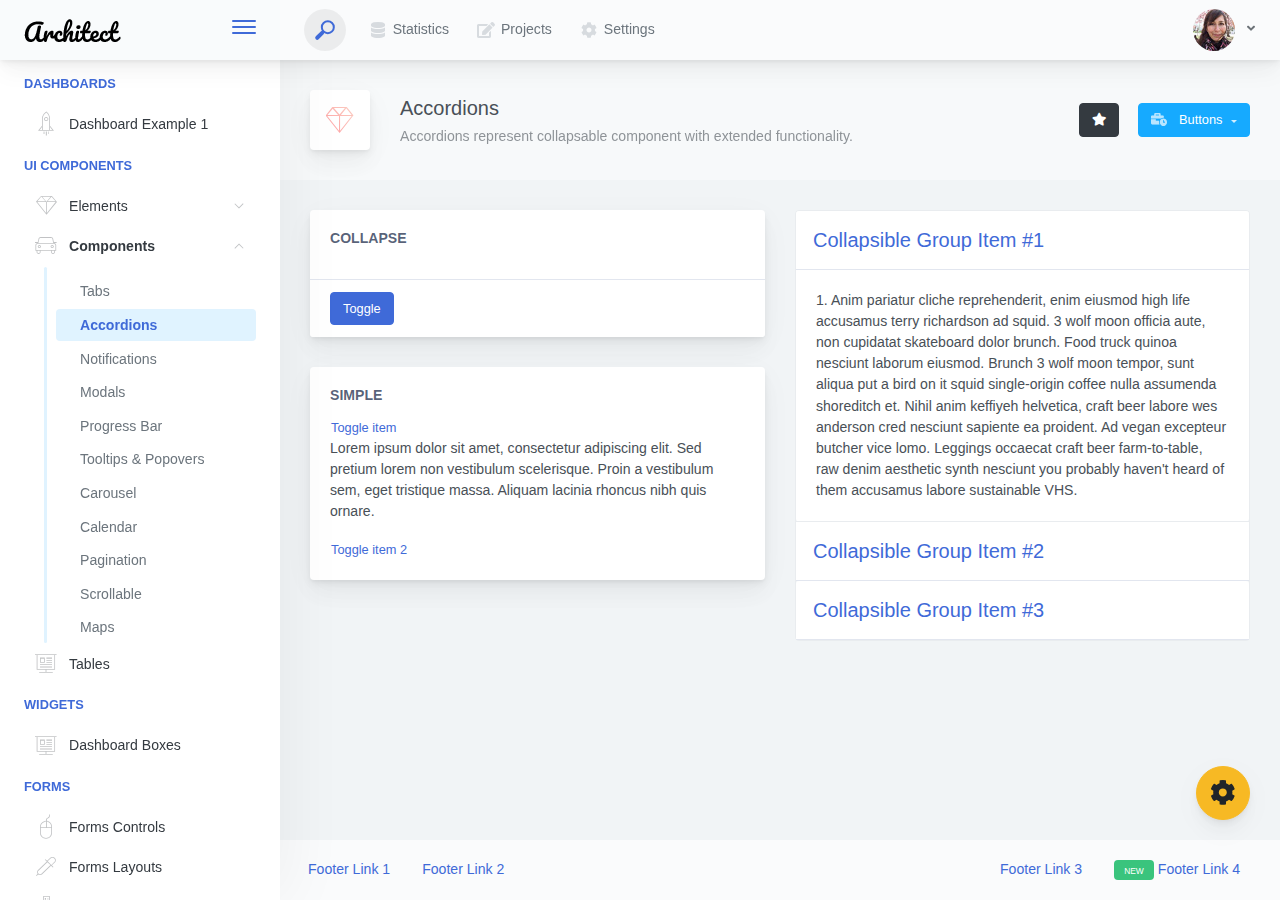
<file: view/templates/architectui-html-free/components-accordions.html>
<!doctype html>
<html lang="en">

<head>
    <meta charset="utf-8">
    <meta http-equiv="X-UA-Compatible" content="IE=edge">
    <meta http-equiv="Content-Language" content="en">
    <meta http-equiv="Content-Type" content="text/html; charset=utf-8"/>
    <title>Accordions - Accordions represent collapsable component with extended functionality.</title>
    <meta name="viewport" content="width=device-width, initial-scale=1, maximum-scale=1, user-scalable=no, shrink-to-fit=no" />
    <meta name="description" content="Accordions represent collapsable component with extended functionality.">
    <meta name="msapplication-tap-highlight" content="no">
    <!--
    =========================================================
    * ArchitectUI HTML Theme Dashboard - v1.0.0
    =========================================================
    * Product Page: https://dashboardpack.com
    * Copyright 2019 DashboardPack (https://dashboardpack.com)
    * Licensed under MIT (https://github.com/DashboardPack/architectui-html-theme-free/blob/master/LICENSE)
    =========================================================
    * The above copyright notice and this permission notice shall be included in all copies or substantial portions of the Software.
    -->
<link href="./main.css" rel="stylesheet"></head>
<body>
    <div class="app-container app-theme-white body-tabs-shadow fixed-sidebar fixed-header">
        <div class="app-header header-shadow">
            <div class="app-header__logo">
                <div class="logo-src"></div>
                <div class="header__pane ml-auto">
                    <div>
                        <button type="button" class="hamburger close-sidebar-btn hamburger--elastic" data-class="closed-sidebar">
                            <span class="hamburger-box">
                                <span class="hamburger-inner"></span>
                            </span>
                        </button>
                    </div>
                </div>
            </div>
            <div class="app-header__mobile-menu">
                <div>
                    <button type="button" class="hamburger hamburger--elastic mobile-toggle-nav">
                        <span class="hamburger-box">
                            <span class="hamburger-inner"></span>
                        </span>
                    </button>
                </div>
            </div>
            <div class="app-header__menu">
                <span>
                    <button type="button" class="btn-icon btn-icon-only btn btn-primary btn-sm mobile-toggle-header-nav">
                        <span class="btn-icon-wrapper">
                            <i class="fa fa-ellipsis-v fa-w-6"></i>
                        </span>
                    </button>
                </span>
            </div>    <div class="app-header__content">
                <div class="app-header-left">
                    <div class="search-wrapper">
                        <div class="input-holder">
                            <input type="text" class="search-input" placeholder="Type to search">
                            <button class="search-icon"><span></span></button>
                        </div>
                        <button class="close"></button>
                    </div>
                    <ul class="header-menu nav">
                        <li class="nav-item">
                            <a href="javascript:void(0);" class="nav-link">
                                <i class="nav-link-icon fa fa-database"> </i>
                                Statistics
                            </a>
                        </li>
                        <li class="btn-group nav-item">
                            <a href="javascript:void(0);" class="nav-link">
                                <i class="nav-link-icon fa fa-edit"></i>
                                Projects
                            </a>
                        </li>
                        <li class="dropdown nav-item">
                            <a href="javascript:void(0);" class="nav-link">
                                <i class="nav-link-icon fa fa-cog"></i>
                                Settings
                            </a>
                        </li>
                    </ul>        </div>
                <div class="app-header-right">
                    <div class="header-btn-lg pr-0">
                        <div class="widget-content p-0">
                            <div class="widget-content-wrapper">
                                <div class="widget-content-left">
                                    <div class="btn-group">
                                        <a data-toggle="dropdown" aria-haspopup="true" aria-expanded="false" class="p-0 btn">
                                            <img width="42" class="rounded-circle" src="assets/images/avatars/1.jpg" alt="">
                                            <i class="fa fa-angle-down ml-2 opacity-8"></i>
                                        </a>
                                        <div tabindex="-1" role="menu" aria-hidden="true" class="dropdown-menu dropdown-menu-right">
                                            <button type="button" tabindex="0" class="dropdown-item">User Account</button>
                                            <button type="button" tabindex="0" class="dropdown-item">Settings</button>
                                            <h6 tabindex="-1" class="dropdown-header">Header</h6>
                                            <button type="button" tabindex="0" class="dropdown-item">Actions</button>
                                            <div tabindex="-1" class="dropdown-divider"></div>
                                            <button type="button" tabindex="0" class="dropdown-item">Dividers</button>
                                        </div>
                                    </div>
                                </div>
                                <div class="widget-content-left  ml-3 header-user-info">
                                    <div class="widget-heading">
                                        Alina Mclourd
                                    </div>
                                    <div class="widget-subheading">
                                        VP People Manager
                                    </div>
                                </div>
                                <div class="widget-content-right header-user-info ml-3">
                                    <button type="button" class="btn-shadow p-1 btn btn-primary btn-sm show-toastr-example">
                                        <i class="fa text-white fa-calendar pr-1 pl-1"></i>
                                    </button>
                                </div>
                            </div>
                        </div>
                    </div>        </div>
            </div>
        </div>        <div class="ui-theme-settings">
            <button type="button" id="TooltipDemo" class="btn-open-options btn btn-warning">
                <i class="fa fa-cog fa-w-16 fa-spin fa-2x"></i>
            </button>
            <div class="theme-settings__inner">
                <div class="scrollbar-container">
                    <div class="theme-settings__options-wrapper">
                        <h3 class="themeoptions-heading">Layout Options
                        </h3>
                        <div class="p-3">
                            <ul class="list-group">
                                <li class="list-group-item">
                                    <div class="widget-content p-0">
                                        <div class="widget-content-wrapper">
                                            <div class="widget-content-left mr-3">
                                                <div class="switch has-switch switch-container-class" data-class="fixed-header">
                                                    <div class="switch-animate switch-on">
                                                        <input type="checkbox" checked data-toggle="toggle" data-onstyle="success">
                                                    </div>
                                                </div>
                                            </div>
                                            <div class="widget-content-left">
                                                <div class="widget-heading">Fixed Header
                                                </div>
                                                <div class="widget-subheading">Makes the header top fixed, always visible!
                                                </div>
                                            </div>
                                        </div>
                                    </div>
                                </li>
                                <li class="list-group-item">
                                    <div class="widget-content p-0">
                                        <div class="widget-content-wrapper">
                                            <div class="widget-content-left mr-3">
                                                <div class="switch has-switch switch-container-class" data-class="fixed-sidebar">
                                                    <div class="switch-animate switch-on">
                                                        <input type="checkbox" checked data-toggle="toggle" data-onstyle="success">
                                                    </div>
                                                </div>
                                            </div>
                                            <div class="widget-content-left">
                                                <div class="widget-heading">Fixed Sidebar
                                                </div>
                                                <div class="widget-subheading">Makes the sidebar left fixed, always visible!
                                                </div>
                                            </div>
                                        </div>
                                    </div>
                                </li>
                                <li class="list-group-item">
                                    <div class="widget-content p-0">
                                        <div class="widget-content-wrapper">
                                            <div class="widget-content-left mr-3">
                                                <div class="switch has-switch switch-container-class" data-class="fixed-footer">
                                                    <div class="switch-animate switch-off">
                                                        <input type="checkbox" data-toggle="toggle" data-onstyle="success">
                                                    </div>
                                                </div>
                                            </div>
                                            <div class="widget-content-left">
                                                <div class="widget-heading">Fixed Footer
                                                </div>
                                                <div class="widget-subheading">Makes the app footer bottom fixed, always visible!
                                                </div>
                                            </div>
                                        </div>
                                    </div>
                                </li>
                            </ul>
                        </div>
                        <h3 class="themeoptions-heading">
                            <div>
                                Header Options
                            </div>
                            <button type="button" class="btn-pill btn-shadow btn-wide ml-auto btn btn-focus btn-sm switch-header-cs-class" data-class="">
                                Restore Default
                            </button>
                        </h3>
                        <div class="p-3">
                            <ul class="list-group">
                                <li class="list-group-item">
                                    <h5 class="pb-2">Choose Color Scheme
                                    </h5>
                                    <div class="theme-settings-swatches">
                                        <div class="swatch-holder bg-primary switch-header-cs-class" data-class="bg-primary header-text-light">
                                        </div>
                                        <div class="swatch-holder bg-secondary switch-header-cs-class" data-class="bg-secondary header-text-light">
                                        </div>
                                        <div class="swatch-holder bg-success switch-header-cs-class" data-class="bg-success header-text-dark">
                                        </div>
                                        <div class="swatch-holder bg-info switch-header-cs-class" data-class="bg-info header-text-dark">
                                        </div>
                                        <div class="swatch-holder bg-warning switch-header-cs-class" data-class="bg-warning header-text-dark">
                                        </div>
                                        <div class="swatch-holder bg-danger switch-header-cs-class" data-class="bg-danger header-text-light">
                                        </div>
                                        <div class="swatch-holder bg-light switch-header-cs-class" data-class="bg-light header-text-dark">
                                        </div>
                                        <div class="swatch-holder bg-dark switch-header-cs-class" data-class="bg-dark header-text-light">
                                        </div>
                                        <div class="swatch-holder bg-focus switch-header-cs-class" data-class="bg-focus header-text-light">
                                        </div>
                                        <div class="swatch-holder bg-alternate switch-header-cs-class" data-class="bg-alternate header-text-light">
                                        </div>
                                        <div class="divider">
                                        </div>
                                        <div class="swatch-holder bg-vicious-stance switch-header-cs-class" data-class="bg-vicious-stance header-text-light">
                                        </div>
                                        <div class="swatch-holder bg-midnight-bloom switch-header-cs-class" data-class="bg-midnight-bloom header-text-light">
                                        </div>
                                        <div class="swatch-holder bg-night-sky switch-header-cs-class" data-class="bg-night-sky header-text-light">
                                        </div>
                                        <div class="swatch-holder bg-slick-carbon switch-header-cs-class" data-class="bg-slick-carbon header-text-light">
                                        </div>
                                        <div class="swatch-holder bg-asteroid switch-header-cs-class" data-class="bg-asteroid header-text-light">
                                        </div>
                                        <div class="swatch-holder bg-royal switch-header-cs-class" data-class="bg-royal header-text-light">
                                        </div>
                                        <div class="swatch-holder bg-warm-flame switch-header-cs-class" data-class="bg-warm-flame header-text-dark">
                                        </div>
                                        <div class="swatch-holder bg-night-fade switch-header-cs-class" data-class="bg-night-fade header-text-dark">
                                        </div>
                                        <div class="swatch-holder bg-sunny-morning switch-header-cs-class" data-class="bg-sunny-morning header-text-dark">
                                        </div>
                                        <div class="swatch-holder bg-tempting-azure switch-header-cs-class" data-class="bg-tempting-azure header-text-dark">
                                        </div>
                                        <div class="swatch-holder bg-amy-crisp switch-header-cs-class" data-class="bg-amy-crisp header-text-dark">
                                        </div>
                                        <div class="swatch-holder bg-heavy-rain switch-header-cs-class" data-class="bg-heavy-rain header-text-dark">
                                        </div>
                                        <div class="swatch-holder bg-mean-fruit switch-header-cs-class" data-class="bg-mean-fruit header-text-dark">
                                        </div>
                                        <div class="swatch-holder bg-malibu-beach switch-header-cs-class" data-class="bg-malibu-beach header-text-light">
                                        </div>
                                        <div class="swatch-holder bg-deep-blue switch-header-cs-class" data-class="bg-deep-blue header-text-dark">
                                        </div>
                                        <div class="swatch-holder bg-ripe-malin switch-header-cs-class" data-class="bg-ripe-malin header-text-light">
                                        </div>
                                        <div class="swatch-holder bg-arielle-smile switch-header-cs-class" data-class="bg-arielle-smile header-text-light">
                                        </div>
                                        <div class="swatch-holder bg-plum-plate switch-header-cs-class" data-class="bg-plum-plate header-text-light">
                                        </div>
                                        <div class="swatch-holder bg-happy-fisher switch-header-cs-class" data-class="bg-happy-fisher header-text-dark">
                                        </div>
                                        <div class="swatch-holder bg-happy-itmeo switch-header-cs-class" data-class="bg-happy-itmeo header-text-light">
                                        </div>
                                        <div class="swatch-holder bg-mixed-hopes switch-header-cs-class" data-class="bg-mixed-hopes header-text-light">
                                        </div>
                                        <div class="swatch-holder bg-strong-bliss switch-header-cs-class" data-class="bg-strong-bliss header-text-light">
                                        </div>
                                        <div class="swatch-holder bg-grow-early switch-header-cs-class" data-class="bg-grow-early header-text-light">
                                        </div>
                                        <div class="swatch-holder bg-love-kiss switch-header-cs-class" data-class="bg-love-kiss header-text-light">
                                        </div>
                                        <div class="swatch-holder bg-premium-dark switch-header-cs-class" data-class="bg-premium-dark header-text-light">
                                        </div>
                                        <div class="swatch-holder bg-happy-green switch-header-cs-class" data-class="bg-happy-green header-text-light">
                                        </div>
                                    </div>
                                </li>
                            </ul>
                        </div>
                        <h3 class="themeoptions-heading">
                            <div>Sidebar Options</div>
                            <button type="button" class="btn-pill btn-shadow btn-wide ml-auto btn btn-focus btn-sm switch-sidebar-cs-class" data-class="">
                                Restore Default
                            </button>
                        </h3>
                        <div class="p-3">
                            <ul class="list-group">
                                <li class="list-group-item">
                                    <h5 class="pb-2">Choose Color Scheme
                                    </h5>
                                    <div class="theme-settings-swatches">
                                        <div class="swatch-holder bg-primary switch-sidebar-cs-class" data-class="bg-primary sidebar-text-light">
                                        </div>
                                        <div class="swatch-holder bg-secondary switch-sidebar-cs-class" data-class="bg-secondary sidebar-text-light">
                                        </div>
                                        <div class="swatch-holder bg-success switch-sidebar-cs-class" data-class="bg-success sidebar-text-dark">
                                        </div>
                                        <div class="swatch-holder bg-info switch-sidebar-cs-class" data-class="bg-info sidebar-text-dark">
                                        </div>
                                        <div class="swatch-holder bg-warning switch-sidebar-cs-class" data-class="bg-warning sidebar-text-dark">
                                        </div>
                                        <div class="swatch-holder bg-danger switch-sidebar-cs-class" data-class="bg-danger sidebar-text-light">
                                        </div>
                                        <div class="swatch-holder bg-light switch-sidebar-cs-class" data-class="bg-light sidebar-text-dark">
                                        </div>
                                        <div class="swatch-holder bg-dark switch-sidebar-cs-class" data-class="bg-dark sidebar-text-light">
                                        </div>
                                        <div class="swatch-holder bg-focus switch-sidebar-cs-class" data-class="bg-focus sidebar-text-light">
                                        </div>
                                        <div class="swatch-holder bg-alternate switch-sidebar-cs-class" data-class="bg-alternate sidebar-text-light">
                                        </div>
                                        <div class="divider">
                                        </div>
                                        <div class="swatch-holder bg-vicious-stance switch-sidebar-cs-class" data-class="bg-vicious-stance sidebar-text-light">
                                        </div>
                                        <div class="swatch-holder bg-midnight-bloom switch-sidebar-cs-class" data-class="bg-midnight-bloom sidebar-text-light">
                                        </div>
                                        <div class="swatch-holder bg-night-sky switch-sidebar-cs-class" data-class="bg-night-sky sidebar-text-light">
                                        </div>
                                        <div class="swatch-holder bg-slick-carbon switch-sidebar-cs-class" data-class="bg-slick-carbon sidebar-text-light">
                                        </div>
                                        <div class="swatch-holder bg-asteroid switch-sidebar-cs-class" data-class="bg-asteroid sidebar-text-light">
                                        </div>
                                        <div class="swatch-holder bg-royal switch-sidebar-cs-class" data-class="bg-royal sidebar-text-light">
                                        </div>
                                        <div class="swatch-holder bg-warm-flame switch-sidebar-cs-class" data-class="bg-warm-flame sidebar-text-dark">
                                        </div>
                                        <div class="swatch-holder bg-night-fade switch-sidebar-cs-class" data-class="bg-night-fade sidebar-text-dark">
                                        </div>
                                        <div class="swatch-holder bg-sunny-morning switch-sidebar-cs-class" data-class="bg-sunny-morning sidebar-text-dark">
                                        </div>
                                        <div class="swatch-holder bg-tempting-azure switch-sidebar-cs-class" data-class="bg-tempting-azure sidebar-text-dark">
                                        </div>
                                        <div class="swatch-holder bg-amy-crisp switch-sidebar-cs-class" data-class="bg-amy-crisp sidebar-text-dark">
                                        </div>
                                        <div class="swatch-holder bg-heavy-rain switch-sidebar-cs-class" data-class="bg-heavy-rain sidebar-text-dark">
                                        </div>
                                        <div class="swatch-holder bg-mean-fruit switch-sidebar-cs-class" data-class="bg-mean-fruit sidebar-text-dark">
                                        </div>
                                        <div class="swatch-holder bg-malibu-beach switch-sidebar-cs-class" data-class="bg-malibu-beach sidebar-text-light">
                                        </div>
                                        <div class="swatch-holder bg-deep-blue switch-sidebar-cs-class" data-class="bg-deep-blue sidebar-text-dark">
                                        </div>
                                        <div class="swatch-holder bg-ripe-malin switch-sidebar-cs-class" data-class="bg-ripe-malin sidebar-text-light">
                                        </div>
                                        <div class="swatch-holder bg-arielle-smile switch-sidebar-cs-class" data-class="bg-arielle-smile sidebar-text-light">
                                        </div>
                                        <div class="swatch-holder bg-plum-plate switch-sidebar-cs-class" data-class="bg-plum-plate sidebar-text-light">
                                        </div>
                                        <div class="swatch-holder bg-happy-fisher switch-sidebar-cs-class" data-class="bg-happy-fisher sidebar-text-dark">
                                        </div>
                                        <div class="swatch-holder bg-happy-itmeo switch-sidebar-cs-class" data-class="bg-happy-itmeo sidebar-text-light">
                                        </div>
                                        <div class="swatch-holder bg-mixed-hopes switch-sidebar-cs-class" data-class="bg-mixed-hopes sidebar-text-light">
                                        </div>
                                        <div class="swatch-holder bg-strong-bliss switch-sidebar-cs-class" data-class="bg-strong-bliss sidebar-text-light">
                                        </div>
                                        <div class="swatch-holder bg-grow-early switch-sidebar-cs-class" data-class="bg-grow-early sidebar-text-light">
                                        </div>
                                        <div class="swatch-holder bg-love-kiss switch-sidebar-cs-class" data-class="bg-love-kiss sidebar-text-light">
                                        </div>
                                        <div class="swatch-holder bg-premium-dark switch-sidebar-cs-class" data-class="bg-premium-dark sidebar-text-light">
                                        </div>
                                        <div class="swatch-holder bg-happy-green switch-sidebar-cs-class" data-class="bg-happy-green sidebar-text-light">
                                        </div>
                                    </div>
                                </li>
                            </ul>
                        </div>
                        <h3 class="themeoptions-heading">
                            <div>Main Content Options</div>
                            <button type="button" class="btn-pill btn-shadow btn-wide ml-auto active btn btn-focus btn-sm">Restore Default
                            </button>
                        </h3>
                        <div class="p-3">
                            <ul class="list-group">
                                <li class="list-group-item">
                                    <h5 class="pb-2">Page Section Tabs
                                    </h5>
                                    <div class="theme-settings-swatches">
                                        <div role="group" class="mt-2 btn-group">
                                            <button type="button" class="btn-wide btn-shadow btn-primary btn btn-secondary switch-theme-class" data-class="body-tabs-line">
                                                Line
                                            </button>
                                            <button type="button" class="btn-wide btn-shadow btn-primary active btn btn-secondary switch-theme-class" data-class="body-tabs-shadow">
                                                Shadow
                                            </button>
                                        </div>
                                    </div>
                                </li>
                            </ul>
                        </div>
                    </div>
                </div>
            </div>
        </div>        <div class="app-main">
                <div class="app-sidebar sidebar-shadow">
                    <div class="app-header__logo">
                        <div class="logo-src"></div>
                        <div class="header__pane ml-auto">
                            <div>
                                <button type="button" class="hamburger close-sidebar-btn hamburger--elastic" data-class="closed-sidebar">
                                    <span class="hamburger-box">
                                        <span class="hamburger-inner"></span>
                                    </span>
                                </button>
                            </div>
                        </div>
                    </div>
                    <div class="app-header__mobile-menu">
                        <div>
                            <button type="button" class="hamburger hamburger--elastic mobile-toggle-nav">
                                <span class="hamburger-box">
                                    <span class="hamburger-inner"></span>
                                </span>
                            </button>
                        </div>
                    </div>
                    <div class="app-header__menu">
                        <span>
                            <button type="button" class="btn-icon btn-icon-only btn btn-primary btn-sm mobile-toggle-header-nav">
                                <span class="btn-icon-wrapper">
                                    <i class="fa fa-ellipsis-v fa-w-6"></i>
                                </span>
                            </button>
                        </span>
                    </div>    <div class="scrollbar-sidebar">
                        <div class="app-sidebar__inner">
                            <ul class="vertical-nav-menu">
                                <li class="app-sidebar__heading">Dashboards</li>
                                <li>
                                    <a href="index.html">
                                        <i class="metismenu-icon pe-7s-rocket"></i>
                                        Dashboard Example 1
                                    </a>
                                </li>
                                <li class="app-sidebar__heading">UI Components</li>
                                <li
                                    
                                    
                                    
                                    
                                    
                                    
                                    
                                    
                                >
                                    <a href="#">
                                        <i class="metismenu-icon pe-7s-diamond"></i>
                                        Elements
                                        <i class="metismenu-state-icon pe-7s-angle-down caret-left"></i>
                                    </a>
                                    <ul
                                        
                                        
                                        
                                        
                                        
                                        
                                        
                                        
                                    >
                                        <li>
                                            <a href="elements-buttons-standard.html">
                                                <i class="metismenu-icon"></i>
                                                Buttons
                                            </a>
                                        </li>
                                        <li>
                                            <a href="elements-dropdowns.html">
                                                <i class="metismenu-icon">
                                                </i>Dropdowns
                                            </a>
                                        </li>
                                        <li>
                                            <a href="elements-icons.html">
                                                <i class="metismenu-icon">
                                                </i>Icons
                                            </a>
                                        </li>
                                        <li>
                                            <a href="elements-badges-labels.html">
                                                <i class="metismenu-icon">
                                                </i>Badges
                                            </a>
                                        </li>
                                        <li>
                                            <a href="elements-cards.html">
                                                <i class="metismenu-icon">
                                                </i>Cards
                                            </a>
                                        </li>
                                        <li>
                                            <a href="elements-list-group.html">
                                                <i class="metismenu-icon">
                                                </i>List Groups
                                            </a>
                                        </li>
                                        <li>
                                            <a href="elements-navigation.html">
                                                <i class="metismenu-icon">
                                                </i>Navigation Menus
                                            </a>
                                        </li>
                                        <li>
                                            <a href="elements-utilities.html">
                                                <i class="metismenu-icon">
                                                </i>Utilities
                                            </a>
                                        </li>
                                    </ul>
                                </li>
                                <li
                                    
                                     class="mm-active"
                                    
                                    
                                    
                                    
                                    
                                    
                                    
                                    
                                    
                                >
                                    <a href="#">
                                        <i class="metismenu-icon pe-7s-car"></i>
                                        Components
                                        <i class="metismenu-state-icon pe-7s-angle-down caret-left"></i>
                                    </a>
                                    <ul
                                        
                                         class="mm-show"
                                        
                                        
                                        
                                        
                                        
                                        
                                        
                                        
                                        
                                    >
                                        <li>
                                            <a href="components-tabs.html">
                                                <i class="metismenu-icon">
                                                </i>Tabs
                                            </a>
                                        </li>
                                        <li>
                                            <a href="components-accordions.html" class="mm-active">
                                                <i class="metismenu-icon">
                                                </i>Accordions
                                            </a>
                                        </li>
                                        <li>
                                            <a href="components-notifications.html">
                                                <i class="metismenu-icon">
                                                </i>Notifications
                                            </a>
                                        </li>
                                        <li>
                                            <a href="components-modals.html">
                                                <i class="metismenu-icon">
                                                </i>Modals
                                            </a>
                                        </li>
                                        <li>
                                            <a href="components-progress-bar.html">
                                                <i class="metismenu-icon">
                                                </i>Progress Bar
                                            </a>
                                        </li>
                                        <li>
                                            <a href="components-tooltips-popovers.html">
                                                <i class="metismenu-icon">
                                                </i>Tooltips &amp; Popovers
                                            </a>
                                        </li>
                                        <li>
                                            <a href="components-carousel.html">
                                                <i class="metismenu-icon">
                                                </i>Carousel
                                            </a>
                                        </li>
                                        <li>
                                            <a href="components-calendar.html">
                                                <i class="metismenu-icon">
                                                </i>Calendar
                                            </a>
                                        </li>
                                        <li>
                                            <a href="components-pagination.html">
                                                <i class="metismenu-icon">
                                                </i>Pagination
                                            </a>
                                        </li>
                                        <li>
                                            <a href="components-scrollable-elements.html">
                                                <i class="metismenu-icon">
                                                </i>Scrollable
                                            </a>
                                        </li>
                                        <li>
                                            <a href="components-maps.html">
                                                <i class="metismenu-icon">
                                                </i>Maps
                                            </a>
                                        </li>
                                    </ul>
                                </li>
                                <li  >
                                    <a href="tables-regular.html">
                                        <i class="metismenu-icon pe-7s-display2"></i>
                                        Tables
                                    </a>
                                </li>
                                <li class="app-sidebar__heading">Widgets</li>
                                <li>
                                    <a href="dashboard-boxes.html">
                                        <i class="metismenu-icon pe-7s-display2"></i>
                                        Dashboard Boxes
                                    </a>
                                </li>
                                <li class="app-sidebar__heading">Forms</li>
                                <li>
                                    <a href="forms-controls.html">
                                        <i class="metismenu-icon pe-7s-mouse">
                                        </i>Forms Controls
                                    </a>
                                </li>
                                <li>
                                    <a href="forms-layouts.html">
                                        <i class="metismenu-icon pe-7s-eyedropper">
                                        </i>Forms Layouts
                                    </a>
                                </li>
                                <li>
                                    <a href="forms-validation.html">
                                        <i class="metismenu-icon pe-7s-pendrive">
                                        </i>Forms Validation
                                    </a>
                                </li>
                                <li class="app-sidebar__heading">Charts</li>
                                <li>
                                    <a href="charts-chartjs.html">
                                        <i class="metismenu-icon pe-7s-graph2">
                                        </i>ChartJS
                                    </a>
                                </li>
                                <li class="app-sidebar__heading">PRO Version</li>
                                <li>
                                    <a href="https://dashboardpack.com/theme-details/architectui-dashboard-html-pro/" target="_blank">
                                        <i class="metismenu-icon pe-7s-graph2">
                                        </i>
                                        Upgrade to PRO
                                    </a>
                                </li>
                            </ul>
                        </div>
                    </div>
                </div>    <div class="app-main__outer">
                    <div class="app-main__inner">
                        <div class="app-page-title">
                            <div class="page-title-wrapper">
                                <div class="page-title-heading">
                                    <div class="page-title-icon">
                                        <i class="pe-7s-diamond icon-gradient bg-warm-flame">
                                        </i>
                                    </div>
                                    <div>Accordions
                                        <div class="page-title-subheading">Accordions represent collapsable component with extended functionality.
                                        </div>
                                    </div>
                                </div>
                                <div class="page-title-actions">
                                    <button type="button" data-toggle="tooltip" title="Example Tooltip" data-placement="bottom" class="btn-shadow mr-3 btn btn-dark">
                                        <i class="fa fa-star"></i>
                                    </button>
                                    <div class="d-inline-block dropdown">
                                        <button type="button" data-toggle="dropdown" aria-haspopup="true" aria-expanded="false" class="btn-shadow dropdown-toggle btn btn-info">
                                            <span class="btn-icon-wrapper pr-2 opacity-7">
                                                <i class="fa fa-business-time fa-w-20"></i>
                                            </span>
                                            Buttons
                                        </button>
                                        <div tabindex="-1" role="menu" aria-hidden="true" class="dropdown-menu dropdown-menu-right">
                                            <ul class="nav flex-column">
                                                <li class="nav-item">
                                                    <a href="javascript:void(0);" class="nav-link">
                                                        <i class="nav-link-icon lnr-inbox"></i>
                                                        <span>
                                                            Inbox
                                                        </span>
                                                        <div class="ml-auto badge badge-pill badge-secondary">86</div>
                                                    </a>
                                                </li>
                                                <li class="nav-item">
                                                    <a href="javascript:void(0);" class="nav-link">
                                                        <i class="nav-link-icon lnr-book"></i>
                                                        <span>
                                                            Book
                                                        </span>
                                                        <div class="ml-auto badge badge-pill badge-danger">5</div>
                                                    </a>
                                                </li>
                                                <li class="nav-item">
                                                    <a href="javascript:void(0);" class="nav-link">
                                                        <i class="nav-link-icon lnr-picture"></i>
                                                        <span>
                                                            Picture
                                                        </span>
                                                    </a>
                                                </li>
                                                <li class="nav-item">
                                                    <a disabled href="javascript:void(0);" class="nav-link disabled">
                                                        <i class="nav-link-icon lnr-file-empty"></i>
                                                        <span>
                                                            File Disabled
                                                        </span>
                                                    </a>
                                                </li>
                                            </ul>
                                        </div>
                                    </div>
                                </div>    </div>
                        </div>            <div class="">
                            <div class="row">
                                <div class="col-md-6">
                                    <div class="main-card mb-3 card">
                                        <div class="card-body">
                                            <h5 class="card-title">Collapse</h5>
                                            <div class="collapse" id="collapseExample123"><p>Anim pariatur cliche reprehenderit, enim eiusmod high life accusamus terry richardson ad squid. Nihil anim keffiyeh helvetica, craft beer labore wes anderson cred
                                                nesciunt sapiente ea
                                                proident.</p>
                                                <p>Donec molestie odio id nisi malesuada, mattis tincidunt velit egestas. Sed non pulvinar risus. Aenean elementum eleifend nunc, pellentesque dapibus arcu hendrerit fringilla. Aliquam in nibh massa. Cras ultricies
                                                    lorem non enim volutpat, a eleifend urna placerat. Fusce id luctus urna. In sed leo tellus. Mauris tristique leo a nisl feugiat, eget vehicula leo venenatis. Quisque magna metus, luctus quis sollicitudin vel,
                                                    vehicula nec ipsum. Donec rutrum commodo lacus ut condimentum. Integer vel turpis purus. Etiam vehicula, nulla non fringilla blandit, massa purus faucibus tellus, a luctus enim orci non augue. Aenean
                                                    ullamcorper nisl urna, non feugiat tortor volutpat in. Vivamus lobortis massa dolor, eget faucibus ipsum varius eget. Pellentesque imperdiet, turpis sed sagittis lobortis, leo elit laoreet arcu, vehicula
                                                    sagittis elit leo id nisi.</p></div>
                                        </div>
                                        <div class="card-footer">
                                            <button type="button" data-toggle="collapse" href="#collapseExample123" class="btn btn-primary">Toggle</button>
                                        </div>
                                    </div>
                                    <div class="main-card mb-3 card">
                                        <div class="card-body"><h5 class="card-title">Simple</h5>
                                            <div id="exampleAccordion" data-children=".item">
                                                <div class="item">
                                                    <button type="button" aria-expanded="true" aria-controls="exampleAccordion1" data-toggle="collapse" href="#collapseExample" class="m-0 p-0 btn btn-link">Toggle item</button>
                                                    <div data-parent="#exampleAccordion" id="collapseExample" class="collapse show"><p class="mb-3">Lorem ipsum dolor sit amet, consectetur adipiscing elit. Sed pretium lorem non vestibulum scelerisque. Proin a
                                                        vestibulum sem, eget tristique massa. Aliquam lacinia rhoncus nibh quis ornare.</p></div>
                                                </div>
                                                <div class="item">
                                                    <button type="button" aria-expanded="false" aria-controls="exampleAccordion2" data-toggle="collapse" href="#collapseExample2" class="m-0 p-0 btn btn-link">Toggle item 2</button>
                                                    <div data-parent="#exampleAccordion" id="collapseExample2" class="collapse"><p class="mb-3">Donec at ipsum dignissim, rutrum turpis scelerisque, tristique lectus. Pellentesque habitant morbi tristique
                                                        senectus
                                                        et netus et malesuada fames ac turpis egestas. Vivamus nec dui turpis. Orci varius natoque penatibus et magnis dis parturient montes, nascetur ridiculus mus.</p></div>
                                                </div>
                                            </div>
                                        </div>
                                    </div>
                                </div>
                                <div class="col-md-6">
                                    <div id="accordion" class="accordion-wrapper mb-3">
                                        <div class="card">
                                            <div id="headingOne" class="card-header">
                                                <button type="button" data-toggle="collapse" data-target="#collapseOne1" aria-expanded="true" aria-controls="collapseOne" class="text-left m-0 p-0 btn btn-link btn-block">
                                                    <h5 class="m-0 p-0">Collapsible Group Item #1</h5>
                                                </button>
                                            </div>
                                            <div data-parent="#accordion" id="collapseOne1" aria-labelledby="headingOne" class="collapse show">
                                                <div class="card-body">1. Anim pariatur cliche reprehenderit, enim eiusmod high life accusamus terry richardson ad squid. 3 wolf moon officia aute, non cupidatat skateboard dolor brunch. Food truck quinoa
                                                    nesciunt
                                                    laborum eiusmod. Brunch 3 wolf moon tempor, sunt aliqua put a bird on it squid single-origin coffee nulla assumenda shoreditch et. Nihil anim keffiyeh helvetica, craft beer labore wes anderson cred nesciunt
                                                    sapiente ea proident. Ad vegan excepteur butcher vice lomo. Leggings occaecat craft beer farm-to-table, raw denim aesthetic synth nesciunt you probably haven't heard of them accusamus labore sustainable
                                                    VHS.
                                                </div>
                                            </div>
                                        </div>
                                        <div class="card">
                                            <div id="headingTwo" class="b-radius-0 card-header">
                                                <button type="button" data-toggle="collapse" data-target="#collapseOne2" aria-expanded="false" aria-controls="collapseTwo" class="text-left m-0 p-0 btn btn-link btn-block"><h5 class="m-0 p-0">Collapsible Group Item
                                                    #2</h5></button>
                                            </div>
                                            <div data-parent="#accordion" id="collapseOne2" class="collapse">
                                                <div class="card-body">2. Anim pariatur cliche reprehenderit, enim eiusmod high life accusamus terry richardson ad squid. 3 wolf moon officia aute, non cupidatat skateboard dolor brunch. Food truck quinoa
                                                    nesciunt
                                                    laborum eiusmod. Brunch 3 wolf moon tempor, sunt aliqua put a bird on it squid single-origin coffee nulla assumenda shoreditch et. Nihil anim keffiyeh helvetica, craft beer labore wes anderson cred nesciunt
                                                    sapiente ea proident. Ad vegan excepteur butcher vice lomo. Leggings occaecat craft beer farm-to-table, raw denim aesthetic synth nesciunt you probably haven't heard of them accusamus labore sustainable
                                                    VHS.
                                                </div>
                                            </div>
                                        </div>
                                        <div class="card">
                                            <div id="headingThree" class="card-header">
                                                <button type="button" data-toggle="collapse" data-target="#collapseOne3" aria-expanded="false" aria-controls="collapseThree" class="text-left m-0 p-0 btn btn-link btn-block"><h5 class="m-0 p-0">Collapsible Group
                                                    Item #3</h5></button>
                                            </div>
                                            <div data-parent="#accordion" id="collapseOne3" class="collapse">
                                                <div class="card-body">3. Anim pariatur cliche reprehenderit, enim eiusmod high life accusamus terry richardson ad squid. 3 wolf moon officia aute, non cupidatat skateboard dolor brunch. Food truck quinoa
                                                    nesciunt
                                                    laborum eiusmod. Brunch 3 wolf moon tempor, sunt aliqua put a bird on it squid single-origin coffee nulla assumenda shoreditch et. Nihil anim keffiyeh helvetica, craft beer labore wes anderson cred nesciunt
                                                    sapiente ea proident. Ad vegan excepteur butcher vice lomo. Leggings occaecat craft beer farm-to-table, raw denim aesthetic synth nesciunt you probably haven't heard of them accusamus labore sustainable
                                                    VHS.
                                                </div>
                                            </div>
                                        </div>
                                    </div>
                                </div>
                            </div>
                        </div>
                    </div>
                    <div class="app-wrapper-footer">
                        <div class="app-footer">
                            <div class="app-footer__inner">
                                <div class="app-footer-left">
                                    <ul class="nav">
                                        <li class="nav-item">
                                            <a href="javascript:void(0);" class="nav-link">
                                                Footer Link 1
                                            </a>
                                        </li>
                                        <li class="nav-item">
                                            <a href="javascript:void(0);" class="nav-link">
                                                Footer Link 2
                                            </a>
                                        </li>
                                    </ul>
                                </div>
                                <div class="app-footer-right">
                                    <ul class="nav">
                                        <li class="nav-item">
                                            <a href="javascript:void(0);" class="nav-link">
                                                Footer Link 3
                                            </a>
                                        </li>
                                        <li class="nav-item">
                                            <a href="javascript:void(0);" class="nav-link">
                                                <div class="badge badge-success mr-1 ml-0">
                                                    <small>NEW</small>
                                                </div>
                                                Footer Link 4
                                            </a>
                                        </li>
                                    </ul>
                                </div>
                            </div>
                        </div>
                    </div>    </div>
        </div>
    </div>
<script type="text/javascript" src="./assets/scripts/main.js"></script></body>
</html>
</file>
<file: public/login-register-master/login-register-master/assets/css/login-register.css>
/*
 *
 * login-register modal
 * Autor: Creative Tim
 * Web-autor: creative.tim
 * Web script: http://creative-tim.com
 * 
 */
 
/*  Shake animation  */

@charset "UTF-8";

.animated {
  -webkit-animation-duration: 1s;
	   -moz-animation-duration: 1s;
	     -o-animation-duration: 1s;
	        animation-duration: 1s;
	-webkit-animation-fill-mode: both;
	   -moz-animation-fill-mode: both;
	     -o-animation-fill-mode: both;
	        animation-fill-mode: both;
}

.animated.hinges {
	-webkit-animation-duration: 2s;
	   -moz-animation-duration: 2s;
	     -o-animation-duration: 2s;
	        animation-duration: 2s;
}

.animated.slow {
	-webkit-animation-duration: 3s;
	   -moz-animation-duration: 3s;
	     -o-animation-duration: 3s;
	        animation-duration: 3s;
}

.animated.snail {
	-webkit-animation-duration: 4s;
	   -moz-animation-duration: 4s;
	     -o-animation-duration: 4s;
	        animation-duration: 4s;
}

@-webkit-keyframes shake {
	0%, 100% {-webkit-transform: translateX(0);}
	10%, 30%, 50%, 70%, 90% {-webkit-transform: translateX(-10px);}
	20%, 40%, 60%, 80% {-webkit-transform: translateX(10px);}
}

@-moz-keyframes shake {
	0%, 100% {-moz-transform: translateX(0);}
	10%, 30%, 50%, 70%, 90% {-moz-transform: translateX(-10px);}
	20%, 40%, 60%, 80% {-moz-transform: translateX(10px);}
}

@-o-keyframes shake {
	0%, 100% {-o-transform: translateX(0);}
	10%, 30%, 50%, 70%, 90% {-o-transform: translateX(-10px);}
	20%, 40%, 60%, 80% {-o-transform: translateX(10px);}
}

@keyframes shake {
	0%, 100% {transform: translateX(0);}
	10%, 30%, 50%, 70%, 90% {transform: translateX(-10px);}
	20%, 40%, 60%, 80% {transform: translateX(10px);}
}

.shake {
	-webkit-animation-name: shake;
	-moz-animation-name: shake;
	-o-animation-name: shake;
	animation-name: shake;
}

.login .modal-dialog{
    width: 350px;
}
.login .modal-footer{
    border-top: 0;
    margin-top: 0px;
    padding: 10px 20px 20px;
}
.login .modal-header {
    border: 0 none;
    padding: 15px 15px 15px;
/*     padding: 11px 15px; */
}
.login .modal-body{
/*     background-color: #eeeeee; */
}
.login .division {
    float: none;
    margin: 0 auto 18px;
    overflow: hidden;
    position: relative;
    text-align: center;
    width: 100%;
}
.login .division .line {
    border-top: 1px solid #DFDFDF;
    position: absolute;
    top: 10px;
    width: 34%;
}
.login .division .line.l {
    left: 0;
}
.login .division .line.r {
    right: 0;
}
.login .division span {
    color: #424242;
    font-size: 17px;
}
.login .box .social {
    float: none;
    margin: 0 auto 30px;
    text-align: center;
}

.login .social .circle{
    background-color: #EEEEEE;
    color: #FFFFFF;
    border-radius: 100px;
    display: inline-block;
    margin: 0 17px;
    padding: 15px;
}
.login .social .circle .fa{
    font-size: 16px;
}
.login .social .facebook{
    background-color: #455CA8;
    color: #FFFFFF;
}
.login .social .google{
    background-color: #F74933;
}
.login .social .github{
    background-color: #403A3A;
}
.login .facebook:hover{
    background-color: #6E83CD;
}
.login .google:hover{
    background-color: #FF7566;
}
.login .github:hover{
    background-color: #4D4D4d;;
}
.login .forgot {
    color: #797979;
    margin-left: 0;
    overflow: hidden;
    text-align: center;
    width: 100%;
}
.login .btn-login, .registerBox .btn-register{
    background-color: #00BBFF;
    border-color: #00BBFF;
    border-width: 0;
    color: #FFFFFF;
    display: block;
    margin: 0 auto;
    padding: 15px 50px;
    text-transform: uppercase;
    width: 100%;
}
.login .btn-login:hover, .registerBox .btn-register:hover{
    background-color: #00A4E4;
    color: #FFFFFF;
}
.login .form-control{
    border-radius: 3px;
    background-color: rgba(0, 0, 0, 0.09);
    box-shadow: 0 1px 0px 0px rgba(0, 0, 0, 0.09) inset;
    color: #FFFFFF;
}
.login .form-control:hover{
    background-color: rgba(0,0,0,.16);
}
.login .form-control:focus{
    box-shadow: 0 1px 0 0 rgba(0, 0, 0, 0.04) inset;
    background-color: rgba(0,0,0,0.23);
    color: #FFFFFF;
}
.login .box .form input[type="text"], .login .box .form input[type="password"] {
    border-radius: 3px;
    border: none;
    color: #333333;
    font-size: 16px;
    height: 46px;
    margin-bottom: 5px;
    padding: 13px 12px;
    width: 100%;
}


@media (max-width:400px){
    .login .modal-dialog{
        width: 100%;
    }
}

.big-login, .big-register{
    background-color: #00bbff;
    color: #FFFFFF;
    border-radius: 7px;
    border-width: 2px;
    font-size: 14px;
    font-style: normal;
    font-weight: 200;
    padding: 16px 60px;
    text-transform: uppercase;
    transition: all 0.3s ease 0s;
}
.big-login:hover{
    background-color: #00A4E4;
    color: #FFFFFF;
}
.big-register{
    background-color: rgba(0,0,0,.0);
    color: #00bbff;
    border-color: #00bbff;
}
.big-register:hover{
    border-color: #00A4E4;
    color:  #00A4E4;
}
</file>
